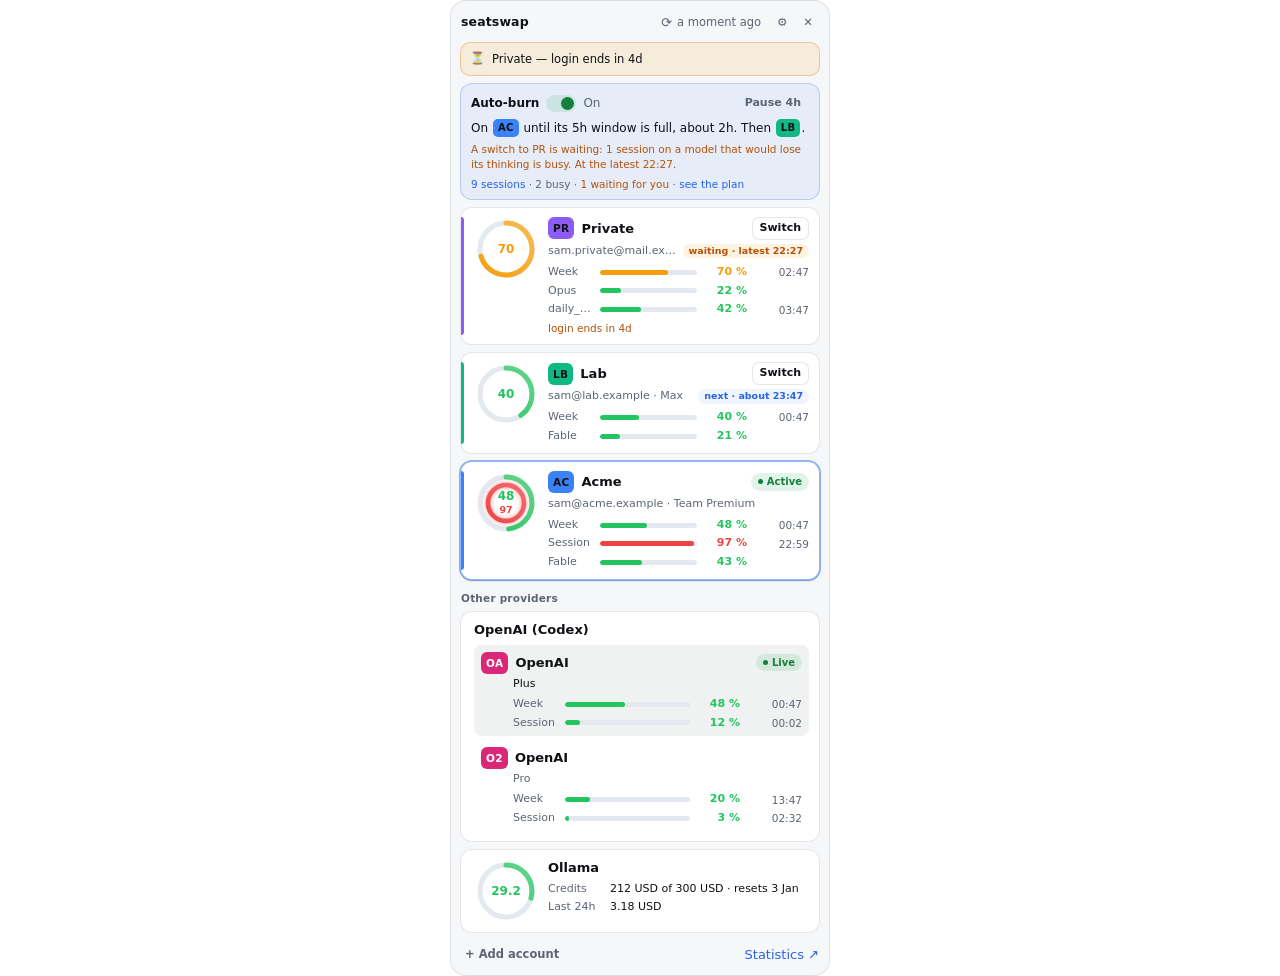
<file: crates/app/ui/index.html>
<!doctype html>
<html lang="en" data-theme="dark">
<head>
  <meta charset="utf-8">
  <meta name="viewport" content="width=device-width, initial-scale=1">
  <title>seatswap</title>
  <link rel="stylesheet" href="panel.css">
</head>
<body>
  <div class="panel" id="panel">
    <header class="panel-header">
      <span class="title">seatswap</span>
      <button class="icon-btn refresh-btn" id="refresh-btn" type="button" title="Refresh usage now">
        <span class="refresh-glyph" aria-hidden="true">&#x27F3;</span>
        <span class="poll-age" id="poll-age">never</span>
      </button>
      <button class="icon-btn" id="settings-btn" type="button" title="Settings" aria-label="Settings">
        <span aria-hidden="true">&#x2699;</span>
      </button>
      <button class="icon-btn" id="close-btn" type="button" title="Close (Esc)" aria-label="Close">
        <span aria-hidden="true">&#x2715;</span>
      </button>
    </header>

    <main id="view-main" class="view-main">
      <div class="banners" id="banners"></div>
      <div class="cards" id="cards" role="list"></div>
      <section class="providers" id="providers" hidden>
        <div class="providers-heading">Other providers</div>
        <div class="provider-cards" id="provider-cards" role="list"></div>
      </section>
      <footer class="footer">
        <button class="btn ghost add-btn" id="add-btn" type="button">+ Add account</button>
        <button
          class="link footer-statistics"
          id="statistics-btn"
          type="button"
          data-open-target="statistics"
        >
          Statistics <span aria-hidden="true">&#x2197;</span>
        </button>
      </footer>
    </main>

    <section id="view-add" class="view" hidden></section>
  </div>

  <template id="gauge-template">
    <svg class="gauge" viewBox="0 0 64 64" role="img" aria-hidden="true">
      <defs>
        <linearGradient class="grad-session" x1="0" y1="0" x2="1" y2="1">
          <stop class="grad-start" offset="0"></stop>
          <stop class="grad-end" offset="1"></stop>
        </linearGradient>
        <linearGradient class="grad-week" x1="0" y1="0" x2="1" y2="1">
          <stop class="grad-start" offset="0"></stop>
          <stop class="grad-end" offset="1"></stop>
        </linearGradient>
      </defs>
      <circle class="ring-track ring-outer" cx="32" cy="32" r="26"></circle>
      <circle class="ring-arc ring-outer" cx="32" cy="32" r="26" transform="rotate(-90 32 32)"></circle>
      <circle class="ring-track ring-inner" cx="32" cy="32" r="18"></circle>
      <circle class="ring-arc ring-inner" cx="32" cy="32" r="18" transform="rotate(-90 32 32)"></circle>
      <text class="gauge-week" x="32" y="29" text-anchor="middle"></text>
      <text class="gauge-session" x="32" y="42" text-anchor="middle"></text>
    </svg>
  </template>

  <script type="module" src="panel.js"></script>
</body>
</html>
</file>
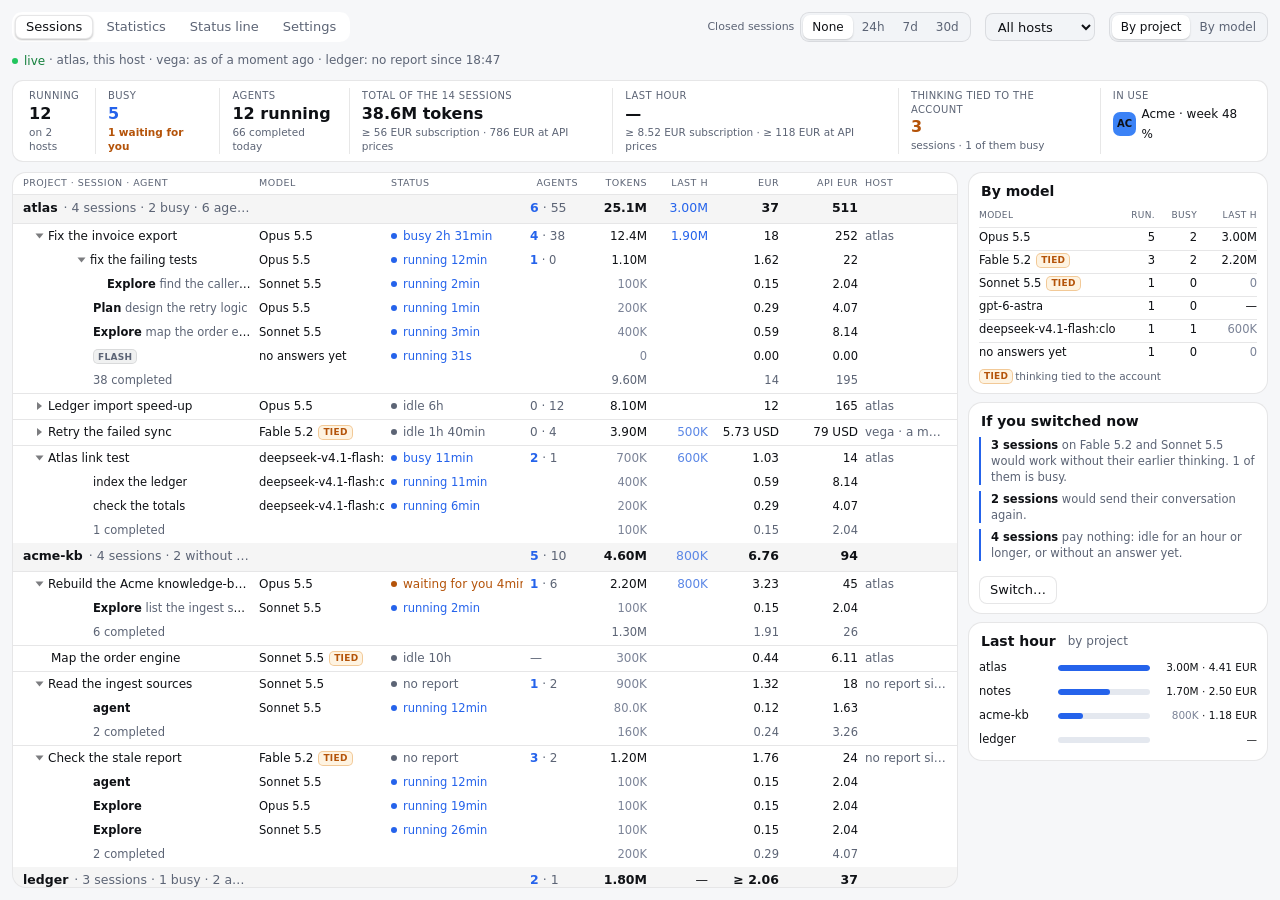
<file: crates/app/ui/window.html>
<!doctype html>
<html lang="en" data-theme="dark">
<head>
  <meta charset="utf-8">
  <meta name="viewport" content="width=device-width, initial-scale=1">
  <title>seatswap</title>
  <link rel="stylesheet" href="window.css">
  <link rel="stylesheet" href="areas/settings.css">
  <link rel="stylesheet" href="areas/sessions.css">
  <link rel="stylesheet" href="areas/statistics.css">
  <link rel="stylesheet" href="areas/statistics/overview.css">
  <link rel="stylesheet" href="areas/statistics/weeks.css">
  <link rel="stylesheet" href="areas/statistics/projects.css">
  <link rel="stylesheet" href="charts.css">
  <link rel="stylesheet" href="areas/statistics/subscriptions.css">
  <link rel="stylesheet" href="areas/statistics/forecast.css">
  <link rel="stylesheet" href="areas/statistics/rhythm.css">
  <link rel="stylesheet" href="areas/statistics/activity.css">
  <link rel="stylesheet" href="areas/statusline.css">
</head>
<body>
  <div class="window" id="window">
    <header class="win-head">
      <div class="tabs topnav" id="area-tabs" role="group" aria-label="Area"></div>
      <div class="win-titles">
        <h1 class="win-title" id="area-title"></h1>
        <p class="win-sub" id="area-sub" hidden></p>
      </div>
    </header>
    <main class="area" id="area"></main>
  </div>

  <script type="module" src="window.js"></script>
</body>
</html>
</file>
<file: crates/app/ui/panel.css>
@import "common.css";

/* seatswap pop-up panel. Plain CSS, no external resources. */


* {
  box-sizing: border-box;
}

[hidden] {
  display: none !important;
}

html,
body {
  margin: 0;
  padding: 0;
  background: transparent;
}

body {
  width: 100%;
  display: flex;
  justify-content: center;
  align-items: flex-start;
  font-family: Inter, system-ui, sans-serif;
  font-size: 13px;
  line-height: 1.35;
  color: var(--text);
  -webkit-font-smoothing: antialiased;
  overflow-x: hidden;
}

body::-webkit-scrollbar {
  width: 0;
  height: 0;
}

button,
input,
select {
  font: inherit;
  color: inherit;
}

button {
  cursor: pointer;
}

code {
  font-family: ui-monospace, SFMono-Regular, Menlo, Consolas, monospace;
  font-size: 0.94em;
  padding: 0.05em 0.28em;
  border-radius: 4px;
  background: var(--hover);
}

.panel {
  width: 380px;
  max-width: 380px;
  /* Never shrink: before the window is first shown its viewport has no width,
     and a shrunk panel measured 2698 px tall (the height fit_panel then used). */
  flex-shrink: 0;
  padding: 9px 9px 7px;
  border: 1px solid var(--border);
  border-radius: var(--radius);
  background: var(--surface);
  overflow: hidden;
}

/* ---------- header ---------- */

.panel-header {
  display: flex;
  align-items: center;
  gap: 4px;
  padding: 1px 1px 7px;
}

.title {
  flex: 1;
  font-size: 12.5px;
  font-weight: 600;
  letter-spacing: 0.01em;
  color: var(--text);
}

.icon-btn {
  appearance: none;
  display: inline-flex;
  align-items: center;
  gap: 5px;
  border: 0;
  border-radius: 7px;
  padding: 4px 6px;
  background: transparent;
  color: var(--muted);
  font-size: 11.5px;
  font-variant-numeric: tabular-nums;
  transition: background 120ms ease, color 120ms ease;
}

.icon-btn:hover {
  background: var(--hover);
  color: var(--text);
}

.icon-btn:focus-visible {
  outline: 2px solid var(--focus);
  outline-offset: 1px;
}

.refresh-glyph {
  display: inline-block;
  font-size: 13px;
  line-height: 1;
}

.refresh-btn.refreshing .refresh-glyph {
  animation: spin 0.9s linear infinite;
}

@keyframes spin {
  to {
    transform: rotate(360deg);
  }
}

/* ---------- generic controls ---------- */

.btn {
  appearance: none;
  display: inline-flex;
  align-items: center;
  justify-content: center;
  gap: 4px;
  border: 1px solid var(--border);
  border-radius: 7px;
  padding: 4px 9px;
  background: var(--button-bg);
  color: var(--text);
  font-size: 11.5px;
  font-weight: 600;
  white-space: nowrap;
  transition: background 120ms ease, border-color 120ms ease, opacity 120ms ease;
}

.btn:hover {
  background: var(--hover);
}

.btn:focus-visible {
  outline: 2px solid var(--focus);
  outline-offset: 1px;
}

.btn:disabled {
  opacity: 0.5;
  cursor: default;
}

.btn.primary {
  border-color: transparent;
  background: var(--text);
  color: var(--surface);
}

.btn.primary:hover {
  opacity: 0.88;
  background: var(--text);
}

.btn.ghost {
  border-color: transparent;
  background: transparent;
  color: var(--muted);
}

.btn.ghost:hover {
  background: var(--hover);
  color: var(--text);
}

.btn.danger {
  border-color: rgba(239, 68, 68, 0.4);
  background: transparent;
  color: var(--danger);
}

.btn.danger:hover {
  background: rgba(239, 68, 68, 0.1);
}

.btn.small {
  padding: 3px 7px;
  font-size: 11px;
}


input[type="text"],
input[type="number"],
select {
  width: 100%;
  min-width: 0;
  padding: 5px 7px;
  border: 1px solid var(--border);
  border-radius: 7px;
  background: var(--input);
  color: var(--text);
  font-size: 12px;
}

input[type="text"]:focus,
input[type="number"]:focus,
select:focus {
  outline: none;
  border-color: var(--focus);
  box-shadow: 0 0 0 2px var(--focus-soft);
}

input::placeholder {
  color: var(--muted);
  opacity: 0.75;
}

input[type="checkbox"] {
  width: 15px;
  height: 15px;
  accent-color: var(--focus);
  margin: 0;
}

/* A switch (auto-burn and the per-account "may use" settings). */
.switch {
  position: relative;
  flex: 0 0 auto;
  width: 30px;
  height: 17px;
  padding: 0;
  border: 1px solid var(--border-strong);
  border-radius: 999px;
  background: var(--track);
  transition: background 120ms ease, border-color 120ms ease;
}

.switch::after {
  content: "";
  position: absolute;
  top: 1px;
  left: 1px;
  width: 13px;
  height: 13px;
  border-radius: 50%;
  background: var(--muted);
  transition: transform 120ms ease, background 120ms ease;
}

.switch[aria-checked="true"] {
  border-color: transparent;
  background: var(--pill-bg);
}

.switch[aria-checked="true"]::after {
  transform: translateX(13px);
  background: var(--pill-text);
}

.switch:focus-visible {
  outline: 2px solid var(--focus);
  outline-offset: 1px;
}

/* ---------- banners ---------- */

.banners {
  display: flex;
  flex-direction: column;
  gap: 6px;
}

.banners:not(:empty) {
  margin-bottom: 7px;
}

.banner-actions {
  display: flex;
  flex-wrap: wrap;
  align-items: center;
  gap: 5px;
}

.banner-actions .btn {
  padding: 3px 8px;
  font-size: 11px;
}

.banner-label {
  display: flex;
  align-items: center;
  gap: 6px;
}

.banner-label input {
  flex: 1;
  min-width: 0;
  padding: 3px 6px;
  font-size: 11.5px;
}

.banner-dismiss {
  flex: 0 0 auto;
  border: 0;
  padding: 0 2px;
  background: transparent;
  color: var(--muted);
  font-size: 13px;
  line-height: 1;
}

.banner-dismiss:hover {
  color: var(--text);
}

/* ---------- auto-burn strip ---------- */

.burn-strip {
  display: flex;
  flex-direction: column;
  gap: 5px;
  margin-bottom: 7px;
  padding: 8px 10px;
  border: 1px solid var(--info-border);
  border-radius: 12px;
  background: var(--info-bg);
}

.burn-row {
  display: flex;
  align-items: center;
  gap: 7px;
  min-width: 0;
}

.burn-title {
  font-size: 12px;
  font-weight: 600;
}

.burn-state {
  color: var(--muted);
  font-size: 12px;
}

.burn-spacer {
  flex: 1;
}

.burn-paused {
  display: inline-flex;
  align-items: center;
  gap: 2px;
  color: var(--muted);
  font-size: 10.5px;
  font-variant-numeric: tabular-nums;
  white-space: nowrap;
}

.burn-line {
  margin: 0;
  font-size: 12px;
  line-height: 1.4;
  overflow-wrap: anywhere;
}

/* The account cards' chip, at the auto-burn line's size (same class). */
.burn-line .badge {
  min-width: 20px;
  height: 18px;
  padding: 0 5px;
  border-radius: 5px;
  font-size: 10px;
  vertical-align: 1px;
  margin: 0 1px;
}

.burn-waiting {
  margin: 0;
  color: var(--warn);
  font-size: 10.5px;
  line-height: 1.4;
  overflow-wrap: anywhere;
}

.burn-sessions {
  color: var(--muted);
  font-size: 10.5px;
  font-variant-numeric: tabular-nums;
  line-height: 1.35;
  overflow-wrap: anywhere;
}

.burn-error {
  margin-top: 1px;
}

/* ---------- account cards ---------- */

.cards {
  display: flex;
  flex-direction: column;
  gap: 7px;
}

.card {
  position: relative;
  display: grid;
  grid-template-columns: var(--ring-size) minmax(0, 1fr);
  column-gap: 10px;
  row-gap: 5px;
  padding: 9px 10px 9px 13px;
  border: 1px solid var(--border);
  border-radius: var(--card-radius);
  background: var(--card);
  align-items: start;
  outline: none;
}

.card::before {
  content: "";
  position: absolute;
  left: 0;
  top: 9px;
  bottom: 9px;
  width: 3px;
  border-radius: 0 3px 3px 0;
  background: var(--accent, var(--muted));
}

.card.active {
  background: var(--card-raised);
  border-color: var(--accent-border, var(--border-strong));
  box-shadow: 0 1px 2px rgba(0, 0, 0, 0.18), 0 0 0 1px var(--accent-border, transparent);
}

.card.focused {
  box-shadow: 0 0 0 2px var(--focus);
}

.card.clickable {
  cursor: default;
}

.card-main {
  min-width: 0;
  display: flex;
  flex-direction: column;
  gap: 4px;
}

.card-top {
  display: flex;
  align-items: center;
  gap: 7px;
  min-width: 0;
}

.badge {
  flex: 0 0 auto;
  min-width: 25px;
  height: 22px;
  padding: 0 5px;
  border: 0;
  border-radius: 6px;
  font-family: Inter, system-ui, sans-serif;
  font-size: 10.5px;
  font-weight: 700;
  letter-spacing: 0.03em;
  line-height: 1;
  display: inline-flex;
  align-items: center;
  justify-content: center;
}

.badge:hover {
  filter: brightness(1.08);
}

.badge:focus-visible {
  outline: 2px solid var(--focus);
  outline-offset: 1px;
}

.edit-btn {
  flex: 0 0 auto;
  padding: 2px 4px;
  font-size: 12px;
  opacity: 0;
}

/* Shown while the pointer is on the card or the card has the keyboard focus. */
.card:hover .edit-btn,
.card.focused .edit-btn,
.edit-btn:focus-visible {
  opacity: 1;
}

.card-label {
  min-width: 0;
  font-size: 13px;
  font-weight: 600;
  white-space: nowrap;
  overflow: hidden;
  text-overflow: ellipsis;
}

.card-status {
  margin-left: auto;
  flex: 0 0 auto;
  display: flex;
  align-items: center;
  gap: 5px;
}

.pill {
  display: inline-flex;
  align-items: center;
  gap: 4px;
  padding: 2px 7px;
  border-radius: 999px;
  background: var(--pill-bg);
  color: var(--pill-text);
  font-size: 10px;
  font-weight: 600;
  white-space: nowrap;
}

.pill::before {
  content: "";
  width: 5px;
  height: 5px;
  border-radius: 50%;
  background: currentColor;
}

.card-meta-row {
  display: flex;
  align-items: center;
  gap: 6px;
  min-width: 0;
}

.card-meta {
  flex: 1;
  min-width: 0;
  color: var(--muted);
  font-size: 11px;
  white-space: nowrap;
  overflow: hidden;
  text-overflow: ellipsis;
}

.card-tag {
  flex: 0 0 auto;
  padding: 1px 6px;
  border-radius: 999px;
  font-size: 9.5px;
  font-weight: 600;
  font-variant-numeric: tabular-nums;
  line-height: 1.3;
  white-space: nowrap;
}

.card-tag.next {
  background: var(--info-bg);
  color: var(--focus);
}

.card-tag.waiting {
  background: var(--warn-bg);
  color: var(--warn);
}

.card-tag.error {
  background: var(--error-bg);
  color: var(--danger);
}

.usage-rows {
  display: flex;
  flex-direction: column;
  gap: 4px;
  margin-top: 2px;
}

.usage-row {
  display: grid;
  grid-template-columns: 46px minmax(0, 1fr) 44px 56px;
  align-items: center;
  column-gap: 6px;
  font-size: 11px;
}

.usage-name {
  color: var(--muted);
  white-space: nowrap;
  overflow: hidden;
  text-overflow: ellipsis;
}

.usage-track {
  height: 5px;
  border-radius: 999px;
  background: var(--track);
  overflow: hidden;
}

.usage-fill {
  display: block;
  height: 100%;
  border-radius: inherit;
  transition: width 400ms var(--ease-out);
}

.usage-percent {
  display: inline-flex;
  align-items: baseline;
  justify-content: flex-end;
  gap: 2px;
  font-variant-numeric: tabular-nums;
  font-weight: 600;
  white-space: nowrap;
}

.usage-percent .lock {
  font-size: 9px;
  line-height: 1;
}

.reset-time {
  color: var(--muted);
  font-size: 10.5px;
  font-variant-numeric: tabular-nums;
  text-align: right;
  white-space: nowrap;
}

.card-note {
  color: var(--muted);
  font-size: 10.5px;
  line-height: 1.35;
  overflow-wrap: anywhere;
}

.card-note.error {
  color: var(--danger);
}

.login-ends {
  color: var(--warn);
  font-size: 10.5px;
  font-variant-numeric: tabular-nums;
}

.logged-out {
  display: flex;
  flex-direction: column;
  gap: 3px;
  padding: 5px 7px;
  border-radius: 8px;
  background: var(--error-bg);
  border: 1px solid var(--error-border);
}

.logged-out-title {
  color: var(--danger);
  font-size: 11px;
  font-weight: 600;
}

.logged-out ol {
  margin: 0;
  padding-left: 16px;
  color: var(--muted);
  font-size: 10.5px;
  line-height: 1.4;
}

.logged-out code {
  color: var(--text);
}

/* ---------- other provider cards ---------- */

.providers {
  margin-top: 11px;
}

.providers-heading {
  margin: 0 0 6px 1px;
  color: var(--muted);
  font-size: 10.5px;
  font-weight: 600;
  letter-spacing: 0.02em;
}

.provider-cards {
  display: flex;
  flex-direction: column;
  gap: 7px;
}

/* A provider card has no accent bar. */
.provider-card::before {
  display: none;
}

/* A card without a ring (Ollama credits without the monthly limit) uses the
   full width for its text. */
.provider-card.no-gauge {
  grid-template-columns: minmax(0, 1fr);
}

/* The saved Codex logins on the OpenAI card (R8): one row per login, the
   abbreviation chip, the plan, that login's own bars and a "Live" mark. */
.codex-logins {
  display: flex;
  flex-direction: column;
  gap: 4px;
  margin-top: 2px;
}

.codex-login {
  display: flex;
  flex-direction: column;
  gap: 3px;
  padding: 5px 6px;
  border: 1px solid transparent;
  border-radius: 8px;
}

.codex-login.switchable {
  cursor: pointer;
}

.codex-login.switchable:hover {
  background: var(--hover);
}

.codex-login.switchable:focus-visible {
  outline: 2px solid var(--focus);
  outline-offset: 1px;
}

.codex-login.live {
  background: var(--hover);
}

.codex-login.failed {
  border-color: var(--error-border);
  background: var(--error-bg);
}

.codex-login.pending {
  opacity: 0.6;
  cursor: progress;
}

.codex-login-badge {
  margin-top: 1px;
}

.codex-login-body {
  display: flex;
  flex-direction: column;
  gap: 3px;
  min-width: 0;
  padding-left: 32px;
}

.codex-login-plan {
  font-size: 11px;
  color: var(--muted);
}

.codex-login.live .codex-login-plan {
  color: var(--text);
}

/* The worker's note after a Codex switch, under the OpenAI card. */
.codex-note {
  padding: 5px 7px;
  border-radius: 8px;
  background: var(--info-bg);
  color: var(--muted);
  font-size: 10.5px;
  line-height: 1.35;
  overflow-wrap: anywhere;
}

/* A failed poll keeps the last numbers, greyed. */
.provider-card.stale .gauge,
.provider-card.stale .usage-rows,
.provider-card.stale .provider-rows {
  opacity: 0.55;
  filter: grayscale(1);
}

.provider-rows {
  display: flex;
  flex-direction: column;
  gap: 3px;
  margin-top: 2px;
}

.provider-row {
  display: grid;
  grid-template-columns: 56px minmax(0, 1fr);
  column-gap: 6px;
  align-items: baseline;
  font-size: 11px;
}

.provider-row-name {
  color: var(--muted);
  white-space: nowrap;
  overflow: hidden;
  text-overflow: ellipsis;
}

.provider-row-value {
  min-width: 0;
  font-variant-numeric: tabular-nums;
  overflow-wrap: anywhere;
}

/* A reading that failed stays a row, in the muted grey of a missing value. */
.provider-row-value.not-read {
  color: var(--muted);
}

/* ---------- gauge ---------- */

.gauge {
  width: var(--ring-size);
  height: var(--ring-size);
  display: block;
  overflow: visible;
}

.gauge.switchable {
  cursor: pointer;
  transition: transform 120ms ease;
}

.gauge.switchable:hover {
  transform: scale(1.06);
}

.ring-track {
  fill: none;
  stroke: var(--track);
}

.ring-outer {
  stroke-width: 5;
}

.ring-inner {
  stroke-width: 4.5;
}

.ring-arc {
  fill: none;
  stroke-linecap: round;
}

.ring-arc.glow {
  filter: drop-shadow(0 0 2.5px rgba(239, 68, 68, 0.55));
}

.gauge-week {
  font-family: Inter, system-ui, sans-serif;
  font-size: 12px;
  font-weight: 600;
  font-variant-numeric: tabular-nums;
  fill: var(--text);
}

.gauge-session {
  font-family: Inter, system-ui, sans-serif;
  font-size: 9.5px;
  font-weight: 600;
  font-variant-numeric: tabular-nums;
  fill: var(--muted);
}

text.lv-fine {
  fill: #22c55e;
}

text.lv-close {
  fill: #f59e0b;
}

text.lv-critical,
text.lv-locked {
  fill: #ef4444;
}

.lv-fine {
  color: #22c55e;
}

.lv-close {
  color: #f59e0b;
}

.lv-critical,
.lv-locked {
  color: #ef4444;
}

.field {
  display: flex;
  flex-direction: column;
  gap: 3px;
  min-width: 0;
}

.field.grow {
  flex: 1;
  min-width: 130px;
}

.field-label {
  font-size: 10px;
  font-weight: 600;
  letter-spacing: 0.05em;
  text-transform: uppercase;
  color: var(--muted);
}

.inline-error {
  color: var(--danger);
  font-size: 10.5px;
  line-height: 1.35;
  overflow-wrap: anywhere;
}

.inline-ok {
  color: var(--pill-text);
  font-size: 10.5px;
}

/* ---------- add / settings views ---------- */

.view {
  display: flex;
  flex-direction: column;
  gap: 8px;
}

.view-head {
  display: flex;
  align-items: center;
  gap: 6px;
}

.view-heading {
  flex: 1;
  font-size: 12px;
  font-weight: 600;
}

.steps {
  margin: 0;
  padding-left: 18px;
  display: flex;
  flex-direction: column;
  gap: 9px;
  font-size: 11.5px;
}

.steps li::marker {
  color: var(--muted);
  font-weight: 600;
}

.step-title {
  font-weight: 600;
  margin-bottom: 2px;
}

.step-body {
  color: var(--muted);
  line-height: 1.45;
  overflow-wrap: anywhere;
}

.step-body strong {
  color: var(--text);
  font-weight: 600;
}

.inline-form {
  display: flex;
  flex-direction: column;
  gap: 5px;
  margin-top: 6px;
}

.settings-actions {
  display: flex;
  align-items: center;
  gap: 7px;
  margin-top: 2px;
}

.footer {
  display: flex;
  align-items: center;
  gap: 8px;
  margin-top: 8px;
  padding: 1px;
}

.footer-sessions {
  flex: 1;
  min-width: 0;
  color: var(--muted);
  font-size: 10.5px;
  font-variant-numeric: tabular-nums;
  line-height: 1.35;
  overflow-wrap: anywhere;
}

.footer-waiting {
  color: var(--warn);
  font-weight: 600;
}

button.link.footer-waiting {
  color: var(--warn);
}

.footer-statistics {
  flex: 0 0 auto;
  margin-left: auto;
  font-size: 10.5px;
}

.footer-warning {
  flex: 0 0 auto;
  color: var(--warn);
  font-size: 10.5px;
  line-height: 1;
}

.add-btn {
  padding-left: 3px;
  font-weight: 600;
}

@media (prefers-reduced-motion: reduce) {
  *,
  *::before,
  *::after {
    animation: none !important;
    transition: none !important;
  }
}
</file>
<file: crates/app/ui/window.css>
@import "common.css";

/* seatswap large window (spec §3). Plain CSS, no external resources.
   Colours come from common.css; the fonts are the pop-up's (panel.css). */

* {
  box-sizing: border-box;
}

[hidden] {
  display: none !important;
}

html,
body {
  margin: 0;
  padding: 0;
}

body {
  min-height: 100vh;
  background: var(--surface);
  color: var(--text);
  font-family: Inter, system-ui, sans-serif;
  font-size: 13px;
  line-height: 1.35;
  -webkit-font-smoothing: antialiased;
  overflow: hidden;
}

button,
input,
select {
  font: inherit;
  color: inherit;
}

button {
  cursor: pointer;
}

code,
.mono {
  font-family: ui-monospace, SFMono-Regular, Menlo, Consolas, monospace;
  font-size: 0.94em;
}

.window {
  display: flex;
  flex-direction: column;
  gap: 10px;
  height: 100vh;
  min-height: 0;
  padding: 12px;
}

/* The mock-up's head: the area tabs top left, then the area's title and its
   sub-line (spec §3; the generator's `nav()` and `settings()`). Settings has
   no title: its sub-line sits directly under the tabs (decision 26). */
.win-head {
  display: flex;
  flex-direction: column;
  gap: 8px;
  flex-shrink: 0;
}

/* The Sessions page has no second title row in mock-up 2: its choices sit on
   the area tabs' row at the right, and its live line follows under the tabs. */
.win-head.sess-mode {
  flex-direction: row;
  align-items: flex-start;
  gap: 12px;
}

.win-head.sess-mode .win-titles {
  display: none;
}

.win-head.sess-mode .sess-controls {
  margin-left: auto;
}

.tabs {
  display: inline-flex;
  align-items: center;
  gap: 2px;
  height: 32px;
  padding: 3px;
  border-radius: 10px;
  background: var(--button-bg);
  align-self: flex-start;
}

.topnav {
  height: 30px;
}

.tab {
  display: inline-flex;
  align-items: center;
  gap: 6px;
  height: 26px;
  padding: 0 10px;
  border: 1px solid transparent;
  border-radius: 7px;
  background: none;
  color: var(--muted);
  font-size: 13px;
  font-weight: 500;
  white-space: nowrap;
}

.topnav .tab {
  height: 24px;
}

.tab:hover {
  color: var(--text);
}

.tab.ison {
  background: var(--card-raised);
  border-color: var(--border);
  color: var(--text);
  box-shadow: 0 1px 2px rgba(0, 0, 0, 0.25);
}

.win-titles {
  display: flex;
  flex-direction: column;
  gap: 2px;
  min-width: 0;
}

.win-title {
  margin: 0;
  font-size: 18px;
  line-height: 28px;
  font-weight: 600;
  white-space: nowrap;
}

.win-sub {
  margin: 0;
  font-size: 13px;
  line-height: 18px;
  color: var(--muted);
}

.area {
  flex: 1;
  min-height: 0;
  min-width: 0;
  overflow: auto;
  font-size: 13px;
  line-height: 1.35;
}

.area-message {
  margin: 0;
  padding: 12px;
  color: var(--muted);
}

.area-message.error {
  color: var(--danger);
}

/* The snapshot's error, shown above the area with the pop-up's banner (the
   markup comes from common.js `banner`). */
.area-banner {
  flex-shrink: 0;
}

.area-banner .banner {
  --banner-pad: 9px 11px;
  --banner-size: 12px;
}

/* The mock-up's dense rows and cards (page-build/mock_other.py), with the
   pop-up's tokens. Later areas use these class names. */
.row {
  display: flex;
  align-items: center;
  gap: 8px;
  min-width: 0;
}

.col {
  display: flex;
  flex-direction: column;
  min-width: 0;
  min-height: 0;
}

.sp {
  flex: 1;
}

.g {
  display: grid;
  gap: 12px;
  min-height: 0;
  min-width: 0;
}

.mf {
  color: var(--muted);
}

.x11 {
  font-size: 11px;
  line-height: 14px;
}

.x13 {
  font-size: 13px;
  line-height: 18px;
}

.n {
  text-align: right;
  font-variant-numeric: tabular-nums;
}

.hcard {
  display: flex;
  flex-direction: column;
  min-width: 0;
  min-height: 0;
  overflow: hidden;
  background: var(--card);
  border: 1px solid var(--border);
  border-radius: 14px;
}

.ch {
  display: flex;
  align-items: center;
  gap: 12px;
  padding: 8px 12px 6px;
  flex-shrink: 0;
}

.ch .t {
  font-size: 14px;
  line-height: 20px;
  font-weight: 600;
  white-space: nowrap;
}

.ch .s {
  font-size: 12px;
  line-height: 16px;
  color: var(--muted);
}

.sh {
  display: flex;
  align-items: flex-end;
  gap: 8px;
  flex-shrink: 0;
  height: 28px;
  padding: 0 12px 4px;
  font-size: 10px;
  letter-spacing: 0.05em;
  text-transform: uppercase;
  color: var(--muted);
  white-space: nowrap;
}

.set {
  display: grid;
  grid-template-columns: 180px minmax(0, 1fr);
  column-gap: 12px;
  align-items: center;
  min-height: 28px;
  padding: 0 12px;
  border-top: 1px solid var(--border);
  font-size: 12px;
}

.set > :first-child {
  overflow: hidden;
  font-weight: 500;
  text-overflow: ellipsis;
  white-space: nowrap;
}

/* A row's control and note share the one content column and wrap: the note
   drops under a control that does not fit beside it, and its own words wrap
   inside the column, so no text is drawn over another (review finding 14). */
.set > :last-child {
  display: flex;
  flex-wrap: wrap;
  align-items: center;
  gap: 8px;
  min-width: 0;
  white-space: normal;
}

/* A narrow Settings window leaves too little beside its 250 px label column
   for a field or a line of note; areas/settings.css then puts the label on the
   row's first line and the control on the second (finding 14, decision 29). */

.lr {
  display: grid;
  column-gap: 12px;
  align-items: center;
  flex-shrink: 0;
  height: 28px;
  padding: 0 12px;
  border-top: 1px solid var(--border);
  font-size: 12px;
}

.lr > * {
  min-width: 0;
  overflow: hidden;
  text-overflow: ellipsis;
  white-space: nowrap;
}

/* A field's focus frame is drawn outside its box. The two cells that clip
   their text to an ellipsis (a table row's cell and a setting's label cell)
   would cut its top and bottom off; while a field inside one has the focus,
   the cell shows its whole frame instead (items 10/28). */
.lr > :focus-within,
.set > :first-child:focus-within {
  overflow: visible;
}

.lr.hd {
  height: 22px;
  border-top: 0;
  font-size: 10px;
  letter-spacing: 0.05em;
  text-transform: uppercase;
  color: var(--muted);
}

.lr.tall {
  height: 36px;
}

.snav {
  display: flex;
  flex-direction: column;
  gap: 2px;
  padding: 8px;
}

.snb {
  display: flex;
  align-items: center;
  height: 30px;
  padding: 0 10px;
  border: 0;
  border-radius: 7px;
  background: none;
  color: var(--muted);
  font-size: 13px;
  font-weight: 500;
  text-align: left;
}

.snb:hover {
  background: var(--hover);
}

.snb.ison {
  background: var(--info-bg);
  color: var(--text);
  box-shadow: inset 2px 0 0 var(--focus);
}

.note {
  padding: 10px 12px;
  color: var(--muted);
  font-size: 12px;
  line-height: 18px;
}

.hbtn {
  display: inline-flex;
  align-items: center;
  gap: 6px;
  height: 28px;
  padding: 0 10px;
  border: 1px solid var(--border);
  border-radius: 8px;
  background: var(--button-bg);
  color: var(--text);
  font-size: 13px;
  font-weight: 500;
  white-space: nowrap;
}

.hbtn:hover {
  background: var(--hover);
}

.hbtn.pri {
  border-color: transparent;
  background: var(--focus);
  color: #ffffff;
}

.hbtn.xs {
  height: 24px;
  padding: 0 8px;
  border-radius: 7px;
  font-size: 12px;
}

.sw {
  display: inline-flex;
  align-items: center;
  gap: 6px;
  white-space: nowrap;
  min-width: 0;
}

.sw::before {
  content: "";
  flex-shrink: 0;
  width: 6px;
  height: 6px;
  border-radius: 50%;
  background: var(--muted);
}

.sw.ok::before {
  background: #22c55e;
}

.sw.ok {
  color: var(--pill-text);
}

.sw.pri::before {
  background: var(--focus);
}

.sw.pri {
  color: var(--focus);
}

.sw.warn::before {
  background: var(--warn);
}

.sw.warn {
  color: var(--warn);
}

.sw.bad::before {
  background: var(--danger);
}

/* In the Sessions tree a status is grey, except busy/running (blue), waiting
   (warn) and a finished agent (ok). */
.sess-row .sw {
  color: var(--muted);
}

.sess-row .sw.pri {
  color: var(--focus);
}

.sess-row .sw.warn {
  color: var(--warn);
}

.sess-row .sw.ok {
  color: var(--pill-text);
}

/* A session's name is Claude Code's own title when it has one; a long title is
   cut here and its whole text is the hover text (common.js `sessionName`). */
.session-title {
  flex: 1 1 auto;
  min-width: 0;
  overflow: hidden;
  text-overflow: ellipsis;
  white-space: nowrap;
}
</file>
<file: crates/app/ui/areas/settings.css>
/* The Settings area: groups, controls, money, history and hosts (ui/areas/settings.js). */
/* ---------- the Settings area (spec §3.7) ---------- */

.settings-area {
  grid-template-columns: 220px minmax(0, 1fr);
  align-items: start;
  height: 100%;
}

/* The Settings page scrolls only its content pane: the group menu on the
   left stays where it is (item 27). settings.js puts this class on the area
   while the page is shown. */
.area.settings-fixed {
  overflow: hidden;
}

.settings-col {
  min-height: 0;
  height: 100%;
}

.settings-card {
  min-height: 0;
  height: 100%;
}

.settings-body {
  display: flex;
  flex-direction: column;
  min-height: 0;
  padding-bottom: 8px;
  overflow-y: auto;
  flex: 1 1 auto;
}

/* The body scrolls; its blocks keep their full height. A `.col` block (the
   money rows, the agent calls, the history hosts) has `min-height: 0`, so
   without this the column squeezed it and its last lines ran over the next
   section (seen 18 Nov 2026: the API prices error over "Look"). */
.settings-body > * {
  flex-shrink: 0;
}

/* One setting row and the error text under it; the rows keep the mock-up's
   dense 28 px height. */
.set-row {
  border-top: 1px solid var(--border);
}

.set-row .set {
  border-top: 0;
}

.settings-body .set {
  grid-template-columns: 250px minmax(0, 1fr);
}

/* Below this width the 250 px label column leaves too little for a field or a
   line of note: the label takes the row's first line and the control the
   second, one rule for every row (finding 14, decision 29). */
@media (max-width: 1100px) {
  .settings-body .set {
    grid-template-columns: minmax(0, 1fr);
    row-gap: 2px;
    padding-top: 4px;
    padding-bottom: 4px;
  }
}

.set-row .row-error {
  padding: 0 12px 6px;
  color: var(--danger);
  font-size: 12px;
  line-height: 16px;
  white-space: normal;
}

.cfoot {
  display: flex;
  align-items: center;
  gap: 8px;
  padding: 8px 12px;
  border-top: 1px solid var(--border);
  color: var(--muted);
  font-size: 12px;
}

.note b {
  color: var(--text);
  font-weight: 600;
}

.settings-body .ok {
  color: #22c55e;
}

.settings-body .note {
  margin: 8px 12px 2px;
  padding: 9px 11px;
  border: 1px solid var(--warn-border);
  border-radius: 9px;
  background: var(--warn-bg);
}

.settings-card .calls {
  min-height: 0;
}

.settings-card .calls .lr:first-child {
  border-top: 1px solid var(--border);
}

/* ---------- the Accounts group ---------- */

.acc-grid {
  grid-template-columns: 62px 128px minmax(0, 1fr) 60px 178px 132px 138px 70px;
}

.acc-wrap {
  border-top: 1px solid var(--border);
}

.acc-wrap .lr {
  border-top: 0;
  height: 40px;
}

.acc-wrap.selected {
  background: var(--hover);
}

.acc-chip {
  display: inline-flex;
  align-items: center;
  justify-content: center;
  gap: 3px;
  width: 40px;
  height: 30px;
  padding: 0;
  border: 1px solid transparent;
  border-radius: 9px;
  font-size: 13px;
  font-weight: 700;
  letter-spacing: 0.02em;
}

.acc-chip i {
  font-style: normal;
  font-size: 9px;
  opacity: 0.6;
}

.acc-chip:hover {
  border-color: var(--border-strong);
}

.acc-chip.open {
  outline: 2px solid var(--focus);
  outline-offset: 1px;
}

.acc-text {
  color: var(--muted);
}

.acc-label {
  width: 100%;
}

.price-cell {
  display: flex;
  flex-direction: row;
  align-items: center;
  gap: 6px;
  min-width: 0;
  overflow: hidden;
  white-space: nowrap;
}

.acc-price {
  width: 70px;
  min-width: 70px;
  flex: 0 0 70px;
  font-variant-numeric: tabular-nums;
}

.currency-hint {
  color: var(--muted);
  white-space: nowrap;
}

.acc-switch {
  display: flex;
  align-items: center;
}

.acc-add {
  height: 34px;
  border-top: 1px solid var(--border);
  color: var(--muted);
}

.acc-wrap .row-error {
  padding: 0 12px 6px 74px;
  color: var(--danger);
  font-size: 12px;
  line-height: 16px;
  white-space: normal;
}

.acc-editor {
  display: flex;
  flex-direction: column;
  gap: 8px;
  margin: 0 12px 9px 74px;
  padding: 10px 12px;
  border: 1px solid var(--border);
  border-radius: 10px;
  background: var(--surface);
}

.acc-editor .editor-row {
  display: flex;
  align-items: flex-start;
  gap: 18px;
  flex-wrap: wrap;
}

.acc-editor .editor-actions {
  display: flex;
  justify-content: flex-end;
  gap: 8px;
}

.acc-editor .confirm {
  margin: 0;
}

.acc-editor .field {
  display: flex;
  flex-direction: column;
  gap: 5px;
}

.acc-editor .field-label {
  color: var(--muted);
  font-size: 10px;
  font-weight: 600;
  letter-spacing: 0.05em;
  text-transform: uppercase;
}

.abbr-boxes {
  display: flex;
  gap: 4px;
}

.abbr-box {
  width: 27px;
  min-width: 27px;
  padding: 4px 0;
  text-align: center;
  font-weight: 700;
  text-transform: uppercase;
}

.color-line {
  display: flex;
  align-items: center;
  gap: 8px;
  flex-wrap: wrap;
}

.hex-input {
  width: 84px;
  min-width: 84px;
  font-variant-numeric: tabular-nums;
  text-transform: lowercase;
}

.swatches {
  display: flex;
  flex-wrap: wrap;
  gap: 5px;
}

.swatch {
  width: 17px;
  height: 17px;
  padding: 0;
  border: 1px solid rgba(0, 0, 0, 0.18);
  border-radius: 5px;
}

.swatch.selected {
  box-shadow: 0 0 0 2px var(--surface), 0 0 0 3px var(--text);
}

.swatch:focus-visible {
  outline: 2px solid var(--focus);
  outline-offset: 1px;
}

.previews {
  display: flex;
  align-items: flex-end;
  gap: 10px;
  padding: 2px 0;
}

.preview-cell {
  display: flex;
  flex-direction: column;
  align-items: center;
  gap: 3px;
}

.preview-cell canvas {
  display: block;
  image-rendering: pixelated;
}

.preview-size {
  color: var(--muted);
  font-size: 9px;
  font-variant-numeric: tabular-nums;
}

.confirm {
  display: flex;
  flex-direction: column;
  gap: 6px;
  margin: 0 12px 9px;
  padding: 8px 10px;
  border: 1px solid var(--danger);
  border-radius: 9px;
}

.confirm-text {
  font-size: 12px;
  line-height: 1.4;
  overflow-wrap: anywhere;
}

.confirm-actions {
  display: flex;
  gap: 6px;
}

.hbtn.danger {
  border-color: var(--danger);
  color: var(--danger);
}

.hbtn.ghost {
  border-color: transparent;
  background: transparent;
  color: var(--muted);
}

/* ---------- the Projects group (spec §3.6) ---------- */

.proj-grid {
  grid-template-columns: 150px 290px minmax(0, 1fr) 64px 64px 148px;
}

.proj-wrap {
  border-top: 1px solid var(--border);
}

.proj-wrap .lr {
  border-top: 0;
}

/* An organization heading: its name, accounts and origin, the organizations
   merged into it, its sums and its "Merge into…" menu. The heading is dimmed
   when it is empty (its projects were moved away). */
.org-wrap {
  border-top: 1px solid var(--border);
}

.org-wrap .lr {
  border-top: 0;
}

.lr.ogh {
  height: auto;
  min-height: 38px;
  background: var(--hover);
}

.lr.ogh.empty {
  opacity: 0.75;
}

.lr.ogh .ogl {
  flex-wrap: wrap;
  row-gap: 2px;
  white-space: normal;
  line-height: 16px;
}

.ogl {
  grid-column: span 2;
}

.org-source,
.org-empty,
.org-merged {
  font-size: 12px;
}

.org-merged b,
.org-empty b {
  color: var(--text);
  font-weight: 600;
}

.org-merged .lnk {
  padding: 0;
  border: 0;
  background: none;
  color: var(--focus);
  font: inherit;
  text-decoration: underline;
  cursor: pointer;
}

.org-wrap .row-error {
  padding: 0 12px 6px;
  color: var(--danger);
  font-size: 12px;
  line-height: 16px;
  white-space: normal;
}

.proj-wrap .row-error {
  padding: 0 12px 6px;
  color: var(--danger);
  font-size: 12px;
  line-height: 16px;
  white-space: normal;
}

.proj-name {
  width: 100%;
  font-weight: 600;
}

.proj-org {
  display: flex;
  align-items: center;
  gap: 6px;
  min-width: 0;
}

.proj-org > select {
  flex: 1 1 auto;
  min-width: 0;
}

.proj-new-org {
  display: inline-flex;
  align-items: center;
  gap: 4px;
  min-width: 0;
}

.proj-new-input {
  width: 110px;
  min-width: 0;
}

.proj-joined {
  display: flex;
  align-items: center;
  gap: 4px;
  height: 24px;
  padding: 0 12px;
  color: var(--muted);
  font-size: 12px;
  white-space: nowrap;
  overflow: hidden;
}

.proj-join {
  display: flex;
  flex: 1 1 100%;
  flex-wrap: wrap;
  align-items: center;
  gap: 6px;
  min-width: 0;
}

/* The join line is one control among the others: the generic row rule in
   window.css wraps it, so it needs no rule of its own (item 29, finding 14). */

.proj-join select.inp {
  max-width: 200px;
}

.org-actions {
  display: inline-flex;
  align-items: center;
  gap: 8px;
  min-width: 0;
}

.org-add {
  display: inline-flex;
  align-items: center;
  gap: 6px;
  min-width: 0;
}

.org-add-name {
  width: 220px;
  min-width: 0;
}

.org-confirm {
  margin-left: 12px;
}

.org-chips {
  display: inline-flex;
  align-items: center;
  gap: 4px;
}

.acc-chip.org-chip {
  width: 30px;
  min-width: 30px;
  height: 22px;
  border-radius: 7px;
  font-size: 11px;
}

.org-name {
  width: 100%;
  max-width: 220px;
}

.acc-grid select.inp {
  width: 100%;
}

/* ---------- the settings controls ---------- */

.inp {
  height: 28px;
  min-width: 0;
  padding: 0 8px;
  border: 1px solid var(--border-strong);
  border-radius: 7px;
  background: var(--input);
  color: var(--text);
  font: inherit;
  font-size: 12px;
}

.inp:focus-visible {
  outline: 2px solid var(--focus);
  outline-offset: 1px;
}

select.inp {
  padding-right: 4px;
}

.inp.tall {
  height: 26px;
}

.number-control {
  display: inline-flex;
  align-items: center;
  gap: 6px;
}

.number-control .inp {
  width: 82px;
  text-align: right;
  font-variant-numeric: tabular-nums;
}

/* The Settings groups use the mock-up's `.sws`: a 28×16 track, a knob and the
   On/Off word beside it. The pop-up keeps its own `.switch` in panel.css. */
.sws {
  position: relative;
  flex: 0 0 auto;
  width: 28px;
  height: 16px;
  padding: 0;
  border: 0;
  border-radius: 999px;
  background: var(--track);
  cursor: pointer;
  transition: background 120ms ease;
}

.sws::after {
  content: "";
  position: absolute;
  top: 2px;
  left: 2px;
  width: 12px;
  height: 12px;
  border-radius: 50%;
  background: var(--surface);
  transition: left 120ms ease;
}

.sws.ison {
  background: var(--focus);
}

.sws.ison::after {
  left: 14px;
}

.sws:focus-visible {
  outline: 2px solid var(--focus);
  outline-offset: 1px;
}

.sws:disabled {
  cursor: default;
}

.sws-line {
  display: inline-flex;
  align-items: center;
  gap: 8px;
}

.sws-word {
  width: 22px;
  font-size: 13px;
  line-height: 18px;
}

/* The note rows are flex containers; the separator keeps the spaces the
   mock-up writes around its "·" (`checked 09:00 · last change 9 Nov`). */
.middot-sep {
  white-space: pre;
}

button.link {
  font-size: 12px;
}

/* ---------- the General group's Money section (spec §1.4, §1.4.1) ---------- */

.money-currency,
.money-prices-head {
  display: inline-flex;
  align-items: center;
  gap: 8px;
  min-width: 0;
}

.money-other {
  display: inline-flex;
}

.money-other-input {
  width: 72px;
  text-transform: uppercase;
}

.money-rate {
  font-weight: 600;
  font-variant-numeric: tabular-nums;
}

.money-api-note {
  display: inline-flex;
  align-items: center;
  flex-wrap: wrap;
  gap: 0;
  white-space: normal;
}

.price-list {
  display: flex;
  flex-direction: column;
  padding: 0 0 6px;
}

.price-grid {
  grid-template-columns: minmax(170px, 1fr) 74px 74px 86px 86px minmax(110px, auto);
}

.price-value {
  display: flex;
  justify-content: flex-end;
  min-width: 0;
  font-variant-numeric: tabular-nums;
}

.price-marks {
  display: flex;
  align-items: center;
  justify-content: flex-end;
  gap: 6px;
}

.price-list-error {
  padding: 2px 12px 6px;
  color: var(--danger);
  font-size: 12px;
  line-height: 16px;
  white-space: normal;
}

.price-list-note {
  padding-top: 6px;
}

/* ---------- the Providers group's API price list (spec §1.4.1) ---------- */

/* The General group's money rows are one kept block (decision 25): the page
   rebuilds it only when the money part of the view changed. */
.money-rows {
  display: flex;
  flex-direction: column;
  min-width: 0;
}

/* The price block under Providers: the source line, the read-only list and the
   look-up's state. */
.price-block {
  display: flex;
  flex-direction: column;
  padding-bottom: 8px;
}

.price-line {
  display: flex;
  align-items: center;
  flex-wrap: wrap;
  min-height: 28px;
  padding: 4px 12px;
  border-top: 1px solid var(--border);
  font-size: 13px;
  line-height: 18px;
}

/* "API prices from models.dev" is one sentence: a flex item would drop the
   trailing space before the link, so the words before it keep it (finding 15). */
.price-line .price-from {
  white-space: pre;
}

.price-toggle {
  margin-left: auto;
}

.price-body[hidden] {
  display: none;
}

a.link {
  color: var(--focus);
  font: inherit;
  text-decoration: none;
}

a.link:hover {
  text-decoration: underline;
}

a.link:focus-visible {
  outline: 2px solid var(--focus);
  outline-offset: 1px;
}

/* ---------- the History and hosts group (spec §1.5, §3.7) ---------- */

.hist-hosts {
  padding-bottom: 2px;
}

.hist-grid {
  grid-template-columns: 120px 150px minmax(0, 1fr) 90px;
}

.hist-size {
  text-align: right;
  font-variant-numeric: tabular-nums;
}

.hist-export,
.hist-import {
  display: inline-flex;
  align-items: center;
  gap: 6px;
  min-width: 0;
}

.hist-buttons {
  display: inline-flex;
  gap: 6px;
}

.hist-export .inp,
.hist-import .inp {
  width: 250px;
  min-width: 0;
}
</file>
<file: crates/app/ui/areas/sessions.css>
/* The Sessions area (ui/areas/sessions.js). */
/* ---------- the Sessions area (spec §3.8) ---------- */

.sessions {
  display: flex;
  flex-direction: column;
  gap: 10px;
  height: 100%;
  min-height: 0;
  /* The window's 24 px padding is the mock-up's inset: the KPI box and the
     tree start flush with the area tabs and end 24 px from the window edge
     (item 2). An inset here made it 36 px. */
  padding: 0;
}

.sess-head {
  display: flex;
  flex-direction: column;
  gap: 6px;
  flex-shrink: 0;
}

.sess-live {
  /* Text nodes and spans in one line: a flex row would drop the spaces at
     their edges ("as of" + the age). */
  display: block;
  min-height: 18px;
  color: var(--muted);
  font-size: 12px;
}

.sess-unavailable,
.sess-error,
.sess-link-message {
  margin: 0;
  padding: 5px 8px;
  border-radius: 8px;
  font-size: 12px;
}

.sess-unavailable {
  background: var(--warn-bg);
  border: 1px solid var(--warn-border);
  color: var(--text);
}

.sess-error {
  background: var(--error-bg);
  border: 1px solid var(--error-border);
  color: var(--danger);
}

.sess-link-message {
  background: var(--info-bg);
  border: 1px solid var(--info-border);
  color: var(--text);
}

.sess-controls {
  display: flex;
  flex-direction: row;
  align-items: center;
  gap: 14px;
  flex-wrap: wrap;
}

.sess-choice-row {
  display: inline-flex;
  align-items: center;
  gap: 6px;
}

.sess-seg {
  display: inline-flex;
  padding: 2px;
  border: 1px solid var(--border);
  border-radius: 9px;
  background: var(--input);
}

.sess-segbtn {
  height: 24px;
  padding: 0 9px;
  border: 0;
  border-radius: 7px;
  background: none;
  color: var(--muted);
  font-size: 12px;
  font-weight: 500;
}

.sess-segbtn:hover {
  background: var(--hover);
}

.sess-segbtn.ison {
  background: var(--card-raised);
  color: var(--text);
  box-shadow: 0 1px 2px rgba(0, 0, 0, 0.18);
}

.sess-host {
  display: inline-flex;
  align-items: center;
  gap: 7px;
}

.sess-control-label {
  color: var(--muted);
  font-size: 11px;
  white-space: nowrap;
}

.sess-host-select {
  height: 28px;
  min-width: 110px;
  padding: 0 8px;
  border: 1px solid var(--border);
  border-radius: 8px;
  background: var(--input);
  color: var(--text);
}

.sess-kpis {
  display: flex;
  align-items: stretch;
  gap: 0;
  padding: 7px 4px;
  border: 1px solid var(--border);
  border-radius: 11px;
  background: var(--card);
  flex-shrink: 0;
}

.sess-kpi {
  display: flex;
  flex: 0 1 auto;
  flex-direction: column;
  gap: 1px;
  min-width: 0;
  overflow: hidden;
  padding: 1px 12px;
  border-left: 1px solid var(--border);
}

.sess-kpi:first-child {
  border-left: 0;
}

.sess-kpi:last-child {
  flex: 1 1 auto;
}

.sess-kpi-label {
  overflow: hidden;
  color: var(--muted);
  font-size: 10px;
  letter-spacing: 0.04em;
  text-transform: uppercase;
  white-space: normal;
}

.sess-kpi-value {
  overflow: hidden;
  font-size: 16px;
  font-weight: 600;
  line-height: 20px;
  text-overflow: ellipsis;
  white-space: nowrap;
}

.sess-kpi-value.pri {
  color: var(--focus);
}

.sess-kpi-value.warn {
  color: var(--warn);
}

.sess-kpi-sub {
  overflow: hidden;
  color: var(--muted);
  font-size: 10.5px;
  line-height: 14px;
  white-space: normal;
}

.sess-kpi-sub.warn {
  color: var(--warn);
  font-weight: 600;
}

.sess-acc {
  display: inline-flex;
  align-items: center;
  justify-content: center;
  width: 24px;
  height: 24px;
  border-radius: 7px;
  /* The tray's grey for an unknown or invalid account colour (common.js TRAY_GREY). */
  background: #555b66;
  color: #fff;
  font-size: 10px;
  font-weight: 700;
  vertical-align: -5px;
}

/* The account's name wraps inside the KPI box instead of overflowing or being
   cut (item 13): a 40-character organization name still fits the box. */
.sess-inuse {
  display: flex;
  align-items: center;
  gap: 5px;
  min-width: 0;
  font-size: 12px;
  font-weight: 500;
  white-space: normal;
}

.sess-inuse-text {
  min-width: 0;
  overflow-wrap: anywhere;
}

.sess-body {
  display: grid;
  grid-template-columns: minmax(0, 1fr) 300px;
  gap: 10px;
  flex: 1;
  min-height: 0;
}

.sess-tree {
  min-height: 0;
}

.sess-cols {
  display: grid;
  grid-template-columns:
    minmax(180px, 1.65fr) minmax(90px, 0.9fr) 132px 48px 62px 54px 64px 72px 82px;
  column-gap: 7px;
  align-items: center;
  padding: 0 10px;
}

.sess-cols-head {
  height: 22px;
  flex-shrink: 0;
  border-bottom: 1px solid var(--border);
  color: var(--muted);
  font-size: 9.5px;
  letter-spacing: 0.05em;
  text-transform: uppercase;
  white-space: nowrap;
}

.sess-cols-head > span {
  overflow: hidden;
  text-overflow: ellipsis;
}

.sess-scroll {
  flex: 1;
  min-height: 0;
  overflow: auto;
  padding-bottom: 4px;
}

.sess-row {
  display: grid;
  grid-template-columns:
    minmax(180px, 1.65fr) minmax(90px, 0.9fr) 132px 48px 62px 54px 64px 72px 82px;
  column-gap: 7px;
  align-items: center;
  min-height: 26px;
  padding: 0 10px;
  border-top: 1px solid var(--border);
  font-size: 12px;
}

.sess-row > * {
  min-width: 0;
  overflow: hidden;
  text-overflow: ellipsis;
  white-space: nowrap;
}

/* A top-level group row's highlighted background, as the mock-up's `.lr.org`
   (color-mix with its --fg, which common.css names --text). */
.sess-group {
  min-height: 28px;
  border-top: 0;
  background: color-mix(in oklab, var(--text) 4%, transparent);
  font-size: 12.5px;
}

/* A model row under a project or a provider is a total row like the group's
   (item 43): the same cells and numbers, one step quieter than the group. */
.sess-total {
  min-height: 24px;
  border-top: 0;
  font-size: 11.5px;
}

/* An agent's model cell that names an error of the view (an agent without a
   provider): the error's colour, never a silently made-up provider. */
.sess-model-error {
  color: var(--danger);
}

.sess-name {
  display: flex;
  align-items: center;
  gap: 6px;
  min-width: 0;
}

.sess-name > b,
.sess-session-name,
.sess-agent-name {
  overflow: hidden;
  text-overflow: ellipsis;
  white-space: nowrap;
}

/* A top-level group's name never shrinks; the summary after it is what gets cut. */
.sess-group > .sess-name > .sess-group-name {
  flex-shrink: 0;
  overflow: visible;
  text-overflow: clip;
}

/* A model row under a group is a total row with a long provider · model name:
   it gets an ellipsis and the full name as its tooltip when it does not fit. */
.sess-total > .sess-name > .sess-group-name {
  flex-shrink: 1;
  overflow: hidden;
  text-overflow: ellipsis;
  white-space: nowrap;
}

.sess-group-sub {
  flex: 1;
  min-width: 0;
  overflow: hidden;
  text-overflow: ellipsis;
  white-space: nowrap;
}

.sess-session-name {
  display: flex;
  align-items: baseline;
  gap: 6px;
  min-width: 0;
  font-weight: 500;
}

.sess-name-project {
  flex: 0 1 auto;
  min-width: 0;
  overflow: hidden;
  text-overflow: ellipsis;
  white-space: nowrap;
}

.sess-model {
  display: flex;
  align-items: center;
  gap: 5px;
  min-width: 0;
}

.sess-car,
.sess-car0 {
  display: inline-block;
  flex-shrink: 0;
  width: 8px;
  height: 8px;
}

.sess-car {
  width: 0;
  height: 0;
  border-top: 4px solid transparent;
  border-bottom: 4px solid transparent;
  border-left: 5px solid currentColor;
  opacity: 0.55;
  transition: transform 120ms var(--ease-out);
}

details[open] > summary .sess-car {
  transform: rotate(90deg);
}

.sess-agents {
  /* Inline, so the spaces of " · " stay. */
  display: block;
  white-space: nowrap;
  font-variant-numeric: tabular-nums;
}

.sess-tag {
  display: inline-flex;
  align-items: center;
  height: 15px;
  padding: 0 4px;
  border: 1px solid var(--warn-border);
  border-radius: 5px;
  background: var(--warn-bg);
  color: var(--warn);
  font-size: 9px;
  font-weight: 600;
  letter-spacing: 0.03em;
  text-transform: uppercase;
}

/* A flash job's tag (S-3): the same small tag in the normal colours, not the
   warning's — a flash job is not a warning. */
.sess-tag.flash {
  border-color: var(--border);
  background: color-mix(in oklab, var(--text) 6%, transparent);
  color: var(--muted);
}

.sess-details {
  min-width: 0;
}

.sess-details > summary,
.sess-summary-wrap {
  list-style: none;
  cursor: pointer;
}

.sess-details > summary::-webkit-details-marker,
.sess-summary-wrap::-webkit-details-marker {
  display: none;
}

.sess-summary-wrap {
  display: block;
}

.sess-agent,
.sess-completed {
  border-top: 0;
  min-height: 24px;
  font-size: 11.5px;
}

.sess-completed {
  color: var(--muted);
}

.sess-children {
  min-width: 0;
}

.sess-dim {
  opacity: 0.55;
}

.sess-marked {
  background: var(--info-bg);
  box-shadow: inset 2px 0 0 var(--focus);
}

.sess-empty {
  margin: 0;
  padding: 12px;
  font-size: 12px;
}

.sess-side {
  display: flex;
  flex-direction: column;
  gap: 8px;
  min-height: 0;
  overflow: auto;
}

.sess-card {
  flex-shrink: 0;
}

.sess-card-body {
  display: flex;
  flex-direction: column;
  gap: 2px;
  padding: 0 10px 9px;
}

.sess-mini-cols,
.sess-mini-row {
  display: grid;
  grid-template-columns: minmax(0, 1fr) 34px 36px 54px;
  column-gap: 6px;
  align-items: center;
}

.sess-mini-cols {
  height: 18px;
  color: var(--muted);
  font-size: 9px;
  letter-spacing: 0.04em;
  text-transform: uppercase;
}

.sess-mini-row {
  min-height: 21px;
  border-top: 1px solid var(--border);
  font-size: 11.5px;
}

.sess-mini-row > * {
  min-width: 0;
  overflow: hidden;
  text-overflow: ellipsis;
  white-space: nowrap;
}

.sess-mini-name {
  display: flex;
  align-items: center;
  gap: 5px;
  font-weight: 500;
}

.sess-card-note {
  display: flex;
  align-items: center;
  gap: 2px;
  margin: 4px 0 0;
  font-size: 10.5px;
}

.sess-fnd {
  margin: 0;
  padding: 0;
  list-style: none;
  color: var(--muted);
  font-size: 11.5px;
  line-height: 16px;
}

.sess-fnd li {
  margin: 0 0 6px;
  padding-left: 10px;
  border-left: 2px solid var(--focus);
}

.sess-fnd b {
  color: var(--text);
  font-weight: 600;
}

.sess-switch-row {
  padding-top: 7px;
}

.sess-bar-row {
  display: grid;
  grid-template-columns: 72px minmax(0, 1fr) 100px;
  column-gap: 7px;
  align-items: center;
  min-height: 22px;
  font-size: 11.5px;
}

.sess-bar-name {
  overflow: hidden;
  text-overflow: ellipsis;
  white-space: nowrap;
}

.sess-bar {
  display: block;
  height: 6px;
  border-radius: 4px;
  background: var(--track);
  overflow: hidden;
}

.sess-bar > i {
  display: block;
  height: 100%;
  border-radius: 4px;
  background: var(--muted);
}

.sess-bar > i.is-on {
  background: var(--focus);
}

.sess-bar-value {
  font-size: 10.5px;
  text-align: right;
  white-space: nowrap;
}

.b6 {
  font-weight: 600;
}

.pri {
  color: var(--focus);
}

@media (max-width: 1050px) {
  .sess-kpis {
    flex-wrap: wrap;
  }

  .sess-kpi {
    flex: 1 1 140px;
  }

  .sess-body {
    grid-template-columns: minmax(0, 1fr);
  }

  .sess-side {
    flex-direction: row;
    flex-wrap: wrap;
  }

  .sess-card {
    flex: 1;
    min-width: 260px;
  }
}
</file>
<file: crates/app/ui/areas/statistics.css>
/* The Statistics area's frame and shared cards (ui/areas/statistics.js). */
/* ---------- the Statistics area (spec §3.1, §3.2, §3.6; step C3 Task 8) ---------- */

.stats {
  display: flex;
  flex-direction: column;
  gap: 8px;
  height: 100%;
  min-height: 0;
  min-width: 0;
}

.stats-head {
  display: flex;
  flex-direction: row;
  align-items: center;
  gap: 12px;
  flex-shrink: 0;
  min-width: 0;
}

.stats-meta {
  margin: 0;
  flex-shrink: 0;
  color: var(--muted);
  font-size: 12px;
  line-height: 16px;
  white-space: nowrap;
}

.stats-controls {
  display: flex;
  align-items: center;
  justify-content: flex-end;
  gap: 10px;
  flex: 1;
  flex-wrap: nowrap;
  min-width: 0;
}

.stats-chips {
  display: flex;
  align-items: center;
  gap: 4px;
  flex-wrap: wrap;
  min-width: 0;
}

.stats-account {
  display: inline-flex;
  align-items: center;
  justify-content: center;
  min-width: 30px;
  height: 24px;
  padding: 0 7px;
  border: 1px solid var(--muted);
  border-radius: 7px;
  background: transparent;
  color: var(--text);
  font-size: 11px;
  font-weight: 700;
  letter-spacing: 0.02em;
  white-space: nowrap;
}

.stats-account:hover {
  box-shadow: 0 0 0 2px var(--border-strong);
}

.stats-account-off {
  border-style: dashed;
  opacity: 0.55;
}

.stats-account:disabled {
  opacity: 0.7;
  cursor: not-allowed;
}

/* A provider other than Claude (common.js `providerName`): the account tag's
   shape, neutral, since its work uses no Claude account. */
.stats-acc.stats-provider {
  background: transparent;
  box-shadow: inset 0 0 0 1px var(--border-strong);
  color: var(--muted);
  font-weight: 600;
}

/* A subscription's share of a limit: the Projects tree and the Subscriptions
   page both draw it, so the rule lives here. */
.stats-ubar {
  display: block;
  height: 8px;
  border-radius: 4px;
  background: var(--track);
  overflow: hidden;
}

.stats-ubar i {
  display: block;
  height: 100%;
  background: var(--focus);
}

/* A bar split by subscription (common.js `subscriptionSplit`): each part in its
   subscription's colour; work without a known subscription is grey and
   striped, like the hours chart's "off" hatch. */
.stats-split {
  display: flex;
  height: 8px;
  border-radius: 4px;
  overflow: hidden;
  background: var(--track);
}

.stats-split i {
  display: block;
  height: 100%;
}

.stats-split i.stats-split-unknown {
  background: repeating-linear-gradient(
    135deg,
    color-mix(in oklab, var(--muted) 45%, transparent) 0 1px,
    transparent 1px 3px
  );
  box-shadow: inset 0 0 0 1px var(--border);
}

.stats-host {
  height: 26px;
  min-width: 105px;
  padding: 0 8px;
  border: 1px solid var(--border);
  border-radius: 8px;
  background: var(--input);
  color: var(--text);
  font-size: 12px;
}

.stats-tabs {
  display: inline-flex;
  align-items: center;
  gap: 2px;
  padding: 2px;
  border-radius: 9px;
  background: var(--button-bg);
  align-self: flex-start;
  flex-shrink: 0;
}

.stats-tab {
  height: 24px;
  padding: 0 9px;
  border: 1px solid transparent;
  border-radius: 7px;
  background: none;
  color: var(--muted);
  font-size: 12px;
  font-weight: 500;
  white-space: nowrap;
}

.stats-tab:hover {
  color: var(--text);
  background: var(--hover);
}

.stats-tab-on {
  background: var(--card-raised);
  border-color: var(--border);
  color: var(--text);
  box-shadow: 0 1px 2px var(--border);
}

.stats-tabrow {
  display: flex;
  align-items: center;
  gap: 8px;
  flex-shrink: 0;
  min-width: 0;
}

.stats-tabrow .sp {
  flex: 1;
}

.stats-history {
  color: var(--muted);
  font-size: 12px;
  line-height: 16px;
  white-space: nowrap;
}

.stats-errors:empty {
  display: none;
}

.stats-empty {
  margin: 0;
  padding: 14px 12px;
  color: var(--muted);
  font-size: 13px;
  line-height: 19px;
}

/* A new install's one note in place of the page (no account, or no reading yet). */
.stats-fresh {
  max-width: 560px;
  margin: 48px auto 0;
  padding: 0 16px;
  text-align: center;
}

.stats-fresh-title {
  margin: 0 0 8px;
  color: var(--text);
  font-size: 15px;
  font-weight: 600;
  line-height: 20px;
}

.stats-fresh-text {
  margin: 0 0 4px;
  color: var(--muted);
  font-size: 13px;
  line-height: 19px;
}

.stats-page {
  flex: 1;
  min-height: 0;
  min-width: 0;
  display: flex;
  flex-direction: column;
  overflow: hidden;
}

.stats-page-stage {
  flex: 1;
  min-height: 0;
  min-width: 0;
  max-height: 602px; /* the page's height at 1280 x 800: a taller window stays empty under it */
  display: flex;
  flex-direction: column;
}
</file>
<file: crates/app/ui/areas/statistics/overview.css>
/* Statistics: the Overview page (ui/areas/statistics/overview.js). */
/* ---------- Overview ---------- */

.stats-overview {
  grid-template-columns: minmax(0, 13fr) minmax(0, 7fr);
  /* The This-week card keeps its eight rows, so the page is taller than the
     stage: the weekly charts keep their own height (at least 300px) and the
     page scrolls inside the stage, under the fixed header and tabs. */
  grid-template-rows: auto auto 300px auto;
  gap: 12px;
  flex: 0 0 auto;
}

.stats-page-stage:has(> .stats-overview) {
  overflow-y: auto;
}

.stats-kpi-card {
  grid-column: 1 / -1;
}

/* The This-week card: the three totals, the projects by subscription value,
   and the subscriptions' running windows beside them. */
.stats-tw-card {
  grid-column: 1 / -1;
  /* The card keeps its eight rows and total visible; the page scrolls below
     it rather than clipping the list. */
  min-height: max-content;
}

/* A range that holds no record: the area's empty line under the card. */
.stats-overview-empty {
  grid-column: 1 / -1;
}

/* The three totals span the card above the project list and the right block. */
.stats-tw-totals {
  display: flex;
  align-items: flex-start;
  padding: 2px 4px 7px;
  border-bottom: 1px solid var(--border);
}

.stats-tw-totals .stats-kpi {
  padding: 1px 12px;
}

.stats-tw-body {
  display: grid;
  flex: 0 0 auto;
  grid-template-columns: minmax(0, 1fr) 430px;
  min-height: 0;
}

/* The project list: Project · Spent, by subscription · Tokens · Subscr. · API
   value, the first eight rows, then the total. */
.stats-tw-main {
  display: flex;
  flex-direction: column;
  min-width: 0;
  min-height: 0;
  padding: 0 12px 8px;
}

.stats-tw-grid {
  display: grid;
  grid-template-columns: 132px minmax(0, 1fr) 58px 80px 74px;
  column-gap: 12px;
  align-items: center;
  min-height: 28px;
  border-top: 1px solid var(--border);
  font-size: 12px;
}

.stats-tw-head {
  border-top: 0;
  color: var(--muted);
  font-size: 10px;
  letter-spacing: 0.05em;
  text-transform: uppercase;
}

.stats-tw-rows {
  display: flex;
  flex: 0 0 auto;
  flex-direction: column;
  min-height: 0;
}

/* The open list scrolls inside the card, at the height of the eight rows. */
.stats-tw-rows.stats-tw-open {
  max-height: 224px;
  overflow-y: auto;
}

.stats-tw-name {
  overflow: hidden;
  text-overflow: ellipsis;
  white-space: nowrap;
}

.stats-tw-spent {
  display: flex;
  align-items: center;
  min-width: 0;
  height: 14px;
}

.stats-tw-length {
  display: block;
  height: 10px;
  min-width: 0;
}

.stats-tw-length .stats-split {
  height: 100%;
  border-radius: 5px;
}

.stats-tw-num {
  text-align: right;
  font-variant-numeric: tabular-nums;
  white-space: nowrap;
}

.stats-tw-money {
  font-weight: 600;
}

.stats-tw-api,
.stats-tw-muted {
  color: var(--muted);
}

.stats-tw-total {
  min-height: 30px;
  border-top: 1px solid var(--border-strong);
}

.stats-tw-more {
  align-self: stretch;
  padding: 5px 0;
  border: 0;
  border-top: 1px solid var(--border);
  background: none;
  color: var(--focus);
  font: inherit;
  font-size: 11px;
  text-align: left;
  cursor: pointer;
}

.stats-tw-more:hover {
  color: var(--text);
}

/* Subscriptions this week, on the right: tag, plan, use bar, percent and money,
   reset; the note says what the percent means. */
.stats-tw-subs {
  display: flex;
  flex-direction: column;
  gap: 4px;
  min-width: 0;
  min-height: 0;
  padding: 2px 12px 10px 10px;
  border-left: 1px solid var(--border);
}

.stats-tw-subs-title {
  margin: 2px 0 4px;
  color: var(--muted);
  font-size: 10px;
  letter-spacing: 0.05em;
  text-transform: uppercase;
}

.stats-tw-sub {
  display: grid;
  grid-template-columns: auto minmax(0, 70px) minmax(30px, 1fr) auto auto;
  column-gap: 7px;
  align-items: center;
  min-height: 22px;
  font-size: 12px;
}

.stats-tw-sub .stats-ubar {
  height: 6px;
  border-radius: 3px;
}

.stats-tw-sub-money {
  text-align: right;
  font-variant-numeric: tabular-nums;
  white-space: nowrap;
}

.stats-tw-sub-reset {
  color: var(--muted);
  font-size: 11px;
  white-space: nowrap;
}

.stats-tw-subs-note {
  margin: auto 0 0;
  color: var(--muted);
  font-size: 10px;
  line-height: 14px;
}

.stats-tw-empty {
  margin: 0;
  padding: 2px 12px 10px;
  color: var(--muted);
  font-size: 12px;
  line-height: 17px;
}

.stats-kpis {
  display: flex;
  align-items: flex-start;
  gap: 0;
  padding: 9px 4px 10px;
  min-width: 0;
}

.stats-kpi {
  display: flex;
  flex: 1 1 0;
  flex-direction: column;
  gap: 1px;
  min-width: 0;
  padding: 1px 12px;
  border-left: 1px solid var(--border);
}

.stats-kpi:first-child {
  border-left: 0;
}

.stats-kpi-label {
  font-size: 10px;
  letter-spacing: 0.05em;
  text-transform: uppercase;
  color: var(--muted);
  white-space: nowrap;
}

.stats-kpi-value {
  font-size: 19px;
  line-height: 25px;
  font-weight: 600;
  white-space: nowrap;
  overflow: hidden;
  text-overflow: ellipsis;
}

/* A KPI whose value is a sentence (Activity's "What it shows", Forecast's "All
   accounts together"): the sentence wraps instead of ending in an ellipsis. */
.stats-kpi-value.stats-kpi-sentence-text {
  white-space: normal;
  overflow: visible;
  text-overflow: clip;
  font-size: 13px;
  line-height: 18px;
  font-weight: 400;
}

.stats-kpi-value-bad {
  color: var(--danger);
}

/* The Used and Expired share beside the money, as mock-up 3 writes it. */
.stats-kpi-percent {
  margin-left: 3px;
  font-size: 12px;
  font-weight: 400;
  color: var(--muted);
}

/* A company name inside the Blocked KPI: plain text at the figure's size, not
   the tag the rows use. */
.stats-kpi-value .stats-provider {
  background: none;
  box-shadow: none;
  color: inherit;
  font-size: inherit;
  font-weight: 600;
  min-width: 0;
  height: auto;
  padding: 0;
}

/* The Blocked KPI never ends in an ellipsis: each company's figure gets its own
   line and the tile clips rather than shortening it. */
.stats-kpi-value.stats-kpi-blocked {
  overflow: hidden;
  text-overflow: clip;
}

/* One company per line. With two or three the lines take a smaller size, so
   "Anthropic 2h" and "OpenAI 30min" both fit the tile at a narrow window. */
.stats-blocked-companies {
  display: flex;
  flex-direction: column;
  align-items: flex-start;
  min-width: 0;
}

.stats-blocked-company {
  white-space: nowrap;
}

.stats-blocked-many {
  font-size: 15px;
  line-height: 19px;
}

.stats-kpi-sub {
  color: var(--muted);
  font-size: 11px;
  line-height: 15px;
  overflow: hidden;
}

.stats-weeks-card {
  min-height: 0;
  display: flex;
  flex-direction: column;
}

.stats-weeks-card .ch {
  gap: 8px;
}

.stats-legend {
  display: flex;
  align-items: center;
  gap: 6px;
  flex-wrap: wrap;
  justify-content: flex-end;
  min-width: 0;
  flex: 1;
}

.stats-legend-item {
  display: inline-flex;
  align-items: center;
  gap: 4px;
  min-width: 0;
  color: var(--muted);
  font-size: 10px;
  white-space: nowrap;
}

.stats-legend-name {
  overflow: hidden;
  text-overflow: ellipsis;
  max-width: 76px;
}

.stats-legend-box {
  width: 12px;
  height: 10px;
  border-radius: 2px;
  background: var(--stats-legend-color, var(--muted));
  flex-shrink: 0;
}

.stats-legend-box-hatch {
  background: repeating-linear-gradient(
    135deg,
    var(--stats-legend-color, var(--muted)) 0 2px,
    transparent 2px 5px
  );
  box-shadow: inset 0 0 0 1px var(--stats-legend-color, var(--muted));
}

.stats-legend-sep {
  color: var(--border-strong);
  font-size: 11px;
}

.stats-chart-body {
  display: flex;
  flex: 1;
  min-height: 0;
  min-width: 0;
  padding: 2px 10px 8px;
}

.stats-side {
  display: flex;
  flex-direction: column;
  gap: 12px;
  min-height: 0;
  min-width: 0;
}

.stats-side > .hcard {
  min-height: 0;
}

/* The share chart keeps a readable height; the findings above it scroll when
   the This-week card leaves the row little room. */
.stats-side > .hcard.stats-share-card {
  flex: 1 0 150px;
}

.stats-body {
  flex: 1;
  min-height: 0;
  padding: 2px 12px 10px;
  overflow: auto;
}

.stats-findings {
  margin: 0;
  padding: 0;
  list-style: none;
  display: flex;
  flex-direction: column;
  gap: 8px;
  font-size: 12px;
  line-height: 17px;
}

.stats-findings li {
  padding-left: 9px;
  border-left: 2px solid var(--focus);
}

.stats-note {
  margin: 0;
  padding: 2px 12px 4px;
  color: var(--muted);
  font-size: 11px;
  line-height: 15px;
}

.stats-overview > .stats-note {
  grid-column: 1 / -1;
  padding: 0 2px;
}
</file>
<file: crates/app/ui/areas/statistics/weeks.css>
/* Statistics: the Weeks page (ui/areas/statistics/weeks.js). */
/* ---------- Weeks ---------- */

.stats-weeks {
  flex: 1;
  grid-template-columns: minmax(0, 13fr) minmax(0, 7fr);
  grid-template-rows: minmax(0, 1fr);
  gap: 12px;
}

.stats-weeks-left {
  display: flex;
  flex-direction: column;
  gap: 12px;
  min-height: 0;
  min-width: 0;
}

.stats-grid-card {
  flex: 1;
  min-height: 0;
  display: flex;
  flex-direction: column;
}

.stats-grid-body {
  flex: 1;
  min-height: 0;
  padding: 2px 12px 8px;
  overflow: auto;
}

.stats-recent-card {
  flex: 0 0 190px;
  min-height: 150px;
  display: flex;
  flex-direction: column;
}

.stats-weeks-detail {
  min-height: 0;
  display: flex;
  flex-direction: column;
}

.stats-detail-body {
  flex: 1;
  min-height: 0;
  overflow: auto;
  padding: 2px 12px 10px;
  display: flex;
  flex-direction: column;
  gap: 6px;
}

.stats-mini-kpis {
  display: flex;
  align-items: flex-start;
  gap: 0;
  margin: 2px 0 8px;
}

.stats-mini-kpi {
  display: flex;
  flex: 1 1 0;
  flex-direction: column;
  gap: 1px;
  min-width: 0;
  padding: 0 10px;
  border-left: 1px solid var(--border);
}

.stats-mini-kpi:first-child {
  border-left: 0;
  padding-left: 0;
}

.stats-kv {
  display: grid;
  grid-template-columns: 104px minmax(0, 1fr);
  gap: 3px 8px;
  margin: 0 0 4px;
  font-size: 12px;
  line-height: 16px;
}

.stats-kv dt {
  color: var(--muted);
}

.stats-kv dd {
  margin: 0;
  min-width: 0;
  overflow-wrap: anywhere;
}

/* Why a week has no money (e.g. where its running windows count), under the
   numbers and in line with them. */
.stats-detail-body > .stats-note {
  padding: 6px 0 2px;
}

.stats-detail-label {
  margin: 7px 0 2px;
  color: var(--muted);
  font-size: 10px;
  letter-spacing: 0.05em;
  text-transform: uppercase;
}

.stats-chipline {
  display: flex;
  flex-wrap: wrap;
  gap: 6px;
  align-items: center;
}

.stats-account-line {
  display: inline-flex;
  align-items: center;
  gap: 4px;
  font-size: 11px;
}

.stats-acc {
  display: inline-flex;
  align-items: center;
  justify-content: center;
  min-width: 24px;
  height: 18px;
  padding: 0 5px;
  border-radius: 5px;
  background: var(--button-bg);
  color: var(--text);
  font-size: 10px;
  font-weight: 700;
  letter-spacing: 0.02em;
  flex-shrink: 0;
}

.stats-plan {
  color: var(--muted);
  font-size: 10px;
  line-height: 14px;
  white-space: nowrap;
  overflow: hidden;
  text-overflow: ellipsis;
  min-width: 0;
}

.stats-row-label {
  display: inline-flex;
  align-items: center;
  gap: 5px;
  min-width: 0;
  overflow: hidden;
}

.stats-top-project {
  display: grid;
  grid-template-columns: minmax(0, 1fr) minmax(0, 2fr) 44px;
  gap: 6px;
  align-items: center;
  font-size: 11px;
  min-width: 0;
}

.stats-top-name {
  overflow: hidden;
  text-overflow: ellipsis;
  white-space: nowrap;
}

.stats-top-bar {
  display: block;
  height: 8px;
  border-radius: 4px;
  background: var(--track);
  overflow: hidden;
}

.stats-top-bar i {
  display: block;
  height: 100%;
  background: var(--focus);
}

.stats-top-value {
  text-align: right;
  color: var(--muted);
  font-variant-numeric: tabular-nums;
  white-space: nowrap;
}

.stats-tag {
  display: inline-flex;
  align-items: center;
  height: 18px;
  padding: 0 6px;
  border-radius: 5px;
  font-size: 10px;
  white-space: nowrap;
}

/* The summary of a week whose window still runs: its numbers are so far. */
.stats-tag-running {
  color: var(--muted);
  border: 1px dashed var(--border-strong);
}

.stats-tag-warn {
  color: var(--warn);
  background: var(--warn-bg);
  border: 1px solid var(--warn-border);
}

.stats-detail-chart {
  height: 150px;
  min-height: 110px;
  display: flex;
}

/* The detail's Expired unused line when the week was mostly unused: the
   mock-up's red, the same meaning as `stats-kpi-value-bad` on Overview. */
.stats-week-bad {
  color: var(--danger);
}
</file>
<file: crates/app/ui/areas/statistics/projects.css>
/* Statistics: the Projects page (ui/areas/statistics/projects.js). */
/* ---------- Projects ---------- */

.stats-projects {
  flex: 1;
  grid-template-columns: minmax(0, 13fr) minmax(0, 7fr);
  grid-template-rows: minmax(0, 0.75fr) minmax(0, 1.25fr);
  gap: 12px;
}

.stats-projects-tree {
  grid-row: 1 / span 2;
  min-height: 0;
  display: flex;
  flex-direction: column;
}

.stats-projects-matrix {
  min-height: 0;
  display: flex;
  flex-direction: column;
}

.stats-projects-detail {
  min-height: 0;
  display: flex;
  flex-direction: column;
}

.stats-mode {
  background: var(--input);
  border: 1px solid var(--border);
}

.stats-tree-body {
  flex: 1;
  min-height: 0;
  overflow: auto;
  display: flex;
  flex-direction: column;
}

.stats-tree {
  display: flex;
  flex-direction: column;
  padding: 0 8px;
}

.stats-tree-row {
  display: grid;
  grid-template-columns: minmax(0, 1fr) 64px 44px 50px 76px 74px 86px 42px;
  column-gap: 6px;
  align-items: center;
  min-height: 27px;
  padding: 0 4px;
  border-top: 1px solid var(--border);
  font-size: 12px;
}

.stats-tree-row-head {
  height: 20px;
  min-height: 20px;
  border-top: 0;
  font-size: 9px;
  letter-spacing: 0.04em;
  text-transform: uppercase;
  color: var(--muted);
}

.stats-tree-row > * {
  min-width: 0;
  overflow: hidden;
  text-overflow: ellipsis;
  white-space: nowrap;
}

.stats-tree-row-org {
  background: var(--hover);
}

.stats-tree-row-click {
  cursor: pointer;
}

.stats-tree-row-click:hover {
  background: var(--hover);
}

.stats-tree-row-selected {
  background: var(--info-bg);
  box-shadow: inset 2px 0 0 var(--focus);
}

.stats-tree-name {
  display: flex;
  align-items: center;
  gap: 4px;
  min-width: 0;
  overflow: hidden;
}

.stats-caret {
  width: 14px;
  height: 18px;
  padding: 0;
  border: 0;
  background: none;
  color: var(--muted);
  font-size: 10px;
  line-height: 18px;
  flex-shrink: 0;
}

.stats-caret-space {
  width: 14px;
  flex-shrink: 0;
}

.stats-tree-title {
  overflow: hidden;
  text-overflow: ellipsis;
  white-space: nowrap;
  min-width: 0;
}

.stats-tree-none {
  margin-left: 5px;
  color: var(--muted);
  font-size: 11px;
}

.stats-tree-notes {
  margin-top: auto;
  padding: 4px 8px 8px;
  border-top: 1px solid var(--border);
  flex-shrink: 0;
}

.stats-tree-notes .stats-note {
  padding: 2px 4px;
}

.stats-matrix-body {
  flex: 1;
  min-height: 0;
  overflow: auto;
  padding: 2px 12px 10px;
}

.stats-matrix {
  display: flex;
  flex-direction: column;
  gap: 3px;
  font-size: 11px;
}

.stats-matrix-row {
  display: grid;
  grid-template-columns: var(--stats-matrix-columns);
  column-gap: 3px;
  align-items: center;
  min-height: 24px;
}

.stats-matrix-row-head {
  min-height: 18px;
  color: var(--muted);
  font-size: 9px;
}

.stats-matrix-org {
  overflow: hidden;
  text-overflow: ellipsis;
  white-space: nowrap;
}

.stats-matrix-head-cell {
  display: flex;
  justify-content: center;
}

.stats-matrix-head-total {
  display: flex;
  align-items: center;
  justify-content: flex-end;
  color: var(--muted);
  font-variant-numeric: tabular-nums;
  white-space: nowrap;
}

.stats-matrix-total {
  display: flex;
  align-items: center;
  justify-content: flex-end;
  min-width: 0;
  overflow: hidden;
  white-space: nowrap;
  font-variant-numeric: tabular-nums;
}

.stats-matrix-row-foot {
  min-height: 20px;
  color: var(--muted);
  font-size: 10px;
}

.stats-matrix-row-foot > span {
  display: flex;
  align-items: center;
  justify-content: flex-end;
  min-width: 0;
  overflow: hidden;
  white-space: nowrap;
  font-variant-numeric: tabular-nums;
}

.stats-matrix-row-foot > .stats-matrix-org {
  justify-content: flex-start;
}

.stats-matrix-cell {
  display: flex;
  align-items: center;
  justify-content: center;
  height: 22px;
  border-radius: 5px;
  background: color-mix(in oklab, var(--stats-matrix-color) 18%, transparent);
  font-variant-numeric: tabular-nums;
  white-space: nowrap;
  overflow: hidden;
}

.stats-matrix-cell-none {
  background: transparent;
  color: var(--muted);
}

.stats-matrix-sentences {
  margin-top: 10px;
}

.stats-model-chart {
  height: 170px;
}

.stats-detail-subs {
  display: flex;
  flex-direction: column;
  gap: 6px;
}

.stats-detail-sub {
  display: grid;
  grid-template-columns: auto minmax(0, 1fr) 44px;
  gap: 8px;
  align-items: center;
  font-size: 11px;
}

.stats-acc-unknown {
  color: var(--muted);
}

.stats-host-share {
  display: grid;
  grid-template-columns: 64px minmax(0, 1fr) 44px;
  gap: 6px;
  align-items: center;
  min-width: 150px;
  font-size: 11px;
}
</file>
<file: crates/app/ui/charts.css>
/* Charts drawn by ui/charts.js and used by the statistics pages. */
/* ---------- charts (ui/charts.js) ---------- */

.chart {
  position: relative;
  display: flex;
  flex-direction: column;
  flex: 1;
  min-width: 0;
  min-height: 0;
  overflow: hidden;
  font-size: 11px;
}

.chart-tip {
  position: fixed;
  z-index: 100;
  max-width: 290px;
  padding: 6px 8px;
  border: 1px solid var(--border-strong);
  border-radius: 8px;
  background: var(--card-raised);
  color: var(--text);
  box-shadow: 0 6px 20px var(--border);
  pointer-events: none;
  font-size: 11px;
  line-height: 15px;
}

.chart-tip-title {
  font-weight: 600;
}

.chart-tip-line {
  color: var(--muted);
}

.chart-click {
  cursor: pointer;
}

.chart-cols {
  position: relative;
  display: flex;
  flex-direction: column;
}

.chart-marks {
  position: absolute;
  top: 16px;
  bottom: 30px;
  left: 0;
  right: 0;
  pointer-events: none;
}

.chart-marks-lines {
  top: 0;
  bottom: 0;
}

/* A label anchored at a point (charts.js `anchoredLabel`): a column's middle,
   a time on a track, a mark. Centred on its anchor; at the chart's edges it
   starts or ends there (the fit sets `data-align`). */
.chart-axis-label {
  position: absolute;
  top: 0;
  left: 50%;
  white-space: nowrap;
  transform: translateX(-50%);
}

.chart-axis-label[data-align="start"] {
  transform: none;
}

.chart-axis-label[data-align="end"] {
  transform: translateX(-100%);
}

/* A label or number the fit left out for lack of room: it keeps its line, so
   every column keeps its height. */
.chart-label-off,
.chart-label-covered,
.chart-number-off {
  visibility: hidden;
}

/* A mark: its label on line 0 or 1 (charts.js `layoutMarks`), its dashed
   line from under the label down. Line 1 lies above line 0 over columns
   (step -13px) and below it over a plot (step 13px). */
.chart-mark {
  position: absolute;
  top: 0;
  bottom: 0;
  width: 0;
  --chart-mark-row: 0;
}

.chart-mark::before {
  content: "";
  position: absolute;
  top: calc(13px + var(--chart-mark-row) * var(--chart-mark-step, 13px));
  bottom: 0;
  left: 0;
  border-left: 1px dashed var(--border-strong);
}

.chart-mark-label {
  left: 0;
  top: calc(var(--chart-mark-row) * var(--chart-mark-step, 13px));
  padding: 0 3px;
  color: var(--muted);
  font-size: 9px;
  line-height: 13px;
  pointer-events: auto;
  /* Above every mark's line, so a line never runs through a label. */
  z-index: 1;
  background: var(--card);
}

/* A mark whose label has no room on either line: a dot on its line; its
   tooltip names it. */
.chart-mark-label.chart-mark-tick {
  top: calc(var(--chart-mark-row) * var(--chart-mark-step, 13px) + 3px);
  width: 8px;
  height: 8px;
  padding: 0;
  border-radius: 50%;
  background: var(--border-strong);
}

.chart-cols-body {
  flex: 1;
  display: flex;
  align-items: flex-end;
  gap: 8px;
  min-height: 0;
  /* the band above the tallest column: its mark labels sit at 15px and end at
     28px (a second line at 2px when two would touch), so no label touches a
     column (the labels of "PR added" and "auto-burn on" in the All range). */
  padding: 34px 4px 0;
}

.chart-col {
  flex: 1;
  display: flex;
  flex-direction: column;
  align-items: center;
  justify-content: flex-end;
  gap: 2px;
  min-width: 0;
  height: 100%;
}

.chart-pair {
  flex: 1;
  display: flex;
  align-items: flex-end;
  justify-content: center;
  gap: 3px;
  width: 100%;
  min-height: 0;
}

.chart-stack {
  width: 100%;
  max-width: 42px;
  height: 100%;
  display: flex;
  flex-direction: column;
  justify-content: flex-end;
  border-radius: 5px;
  overflow: hidden;
  min-height: 0;
}

.chart-stack-seg {
  display: block;
  width: 100%;
  min-height: 0;
  border-top: 1px solid var(--card);
}

/* The label line under a column: its label is anchored at the column's
   middle and may be wider than the column; the fit shows it only where it
   touches no other label. */
.chart-col-label {
  position: relative;
  flex: 0 0 13px;
  width: 100%;
  font-size: 10px;
  line-height: 13px;
  color: var(--muted);
}

/* Columns narrower than 28px (charts.js `NARROW_COLUMN`): small gaps and
   corners, so the bars keep their width. */
.chart-narrow .chart-cols-body,
.chart-narrow .chart-bars-body,
.chart-narrow .chart-bar-labels {
  gap: 2px;
}

.chart-narrow .chart-pair,
.chart-narrow .chart-bar-group {
  gap: 1px;
}

.chart-narrow .chart-stack {
  border-radius: 2px;
}

.chart-narrow .chart-bar {
  border-radius: 2px 2px 0 0;
}

.chart-grid.chart-narrow {
  --chart-grid-gap: 2px;
}

.chart-narrow .chart-cell {
  border-radius: 3px;
}

.chart-col-sub {
  max-width: 100%;
  font-size: 9px;
  line-height: 12px;
  color: var(--muted);
  white-space: nowrap;
  overflow: hidden;
  text-overflow: ellipsis;
}

.chart-stack-seg:focus-visible,
.chart-point:focus-visible,
.chart-cell:focus-visible,
.chart-grid-head:focus-visible {
  outline: 2px solid var(--focus);
  outline-offset: 1px;
}

.chart-lines {
  display: flex;
  flex-direction: column;
}

.chart-plot {
  position: relative;
  flex: 1;
  min-height: 0;
  margin-top: 6px;
  margin-left: 34px;
  margin-right: 4px;
  border-left: 1px solid var(--border);
  border-bottom: 1px solid var(--border);
}

.chart-svg {
  position: absolute;
  inset: 0;
  width: 100%;
  height: 100%;
  overflow: visible;
}

.chart-gridline {
  position: absolute;
  left: 0;
  right: 0;
  border-top: 1px solid var(--border);
  opacity: 0.55;
}

.chart-y {
  position: absolute;
  left: -32px;
  width: 28px;
  text-align: right;
  font-size: 9px;
  line-height: 11px;
  color: var(--muted);
  transform: translateY(50%);
}

.chart-point {
  position: absolute;
  width: 7px;
  height: 7px;
  margin: 0;
  padding: 0;
  border: 1px solid var(--card);
  border-radius: 50%;
  background: var(--chart-point-color, var(--focus));
  transform: translate(-50%, 50%);
  z-index: 1;
}

/* Points closer than 14px (charts.js `lines`): shown on hover and focus only;
   the line shows the course. */
.chart-lines-dense .chart-point {
  opacity: 0;
}

.chart-lines-dense .chart-point:hover,
.chart-lines-dense .chart-point:focus-visible {
  opacity: 1;
}

.chart-xaxis {
  display: flex;
  justify-content: space-between;
  margin-left: 34px;
  margin-right: 4px;
  padding-top: 3px;
  font-size: 9px;
  color: var(--muted);
  white-space: nowrap;
  overflow: hidden;
}

.chart-bars {
  display: flex;
  flex-direction: column;
}

.chart-legend {
  display: flex;
  flex-wrap: wrap;
  gap: 8px;
  align-items: center;
  padding: 0 0 4px;
}

.chart-legend-item {
  display: inline-flex;
  align-items: center;
  gap: 4px;
  color: var(--muted);
  font-size: 10px;
  white-space: nowrap;
}

.chart-legend-box {
  width: 12px;
  height: 10px;
  border-radius: 2px;
  flex-shrink: 0;
}

/* A bar chart with a fixed scale (charts.js `bars({ yMax })`): the plot keeps
   room above the bars for a full bar's value label (11px line + 3px above it),
   and `.chart-bars-body` inside it is the one box the grid lines and the bars
   share. */
.chart-bars-plot {
  flex: 1;
  min-height: 0;
  display: flex;
  flex-direction: column;
  margin-top: 6px;
  margin-left: 34px;
  margin-right: 4px;
  padding-top: 14px;
  border-left: 1px solid var(--border);
  border-bottom: 1px solid var(--border);
}

.chart-bars-body {
  position: relative;
  flex: 1;
  display: flex;
  align-items: flex-end;
  gap: 8px;
  min-height: 0;
  padding: 8px 4px 0;
}

/* With a fixed scale the bars' box carries no top padding of its own (the
   plot has the room for the value label) and the weekday labels wait below
   it, so the box is exactly the bars' height. */
.chart-bars-plot .chart-bars-body {
  padding: 0 4px;
}

.chart-bar-labels {
  display: flex;
  gap: 8px;
  padding: 2px 4px 0;
  margin-left: 34px;
  margin-right: 4px;
}

/* In this row the labels lie side by side: each slot keeps the 13px line its
   anchored label needs (the label itself is positioned, so it gives none). */
.chart-bar-labels > .chart-col-label {
  flex: 1;
  width: auto;
  min-width: 0;
  height: 13px;
}

.chart-bar-labels {
  flex: 0 0 auto;
}

.chart-bar-col {
  flex: 1;
  display: flex;
  flex-direction: column;
  justify-content: flex-end;
  align-items: center;
  gap: 2px;
  height: 100%;
  min-width: 0;
}

.chart-bar-group {
  flex: 1;
  width: 100%;
  display: flex;
  align-items: flex-end;
  justify-content: center;
  gap: 3px;
  min-height: 0;
}

.chart-bar {
  width: 100%;
  max-width: 22px;
  border-radius: 4px 4px 0 0;
  min-height: 0;
}

/* The value above a bar (charts.js `bars({ labels })`): the slot keeps the
   bar's height scale, and the label stands above the bar or, for a missing
   value, at the foot where the bar would start. */
.chart-bar-slot {
  position: relative;
  flex: 1;
  width: 100%;
  max-width: 22px;
  height: 100%;
  display: flex;
  align-items: flex-end;
  justify-content: center;
}

.chart-bar-slot .chart-bar {
  width: 100%;
}

.chart-bar-label {
  position: absolute;
  left: 50%;
  transform: translateX(-50%);
  font-size: 9px;
  line-height: 11px;
  color: var(--muted);
  white-space: nowrap;
}

/* A fixed scale's grid lines are positioned and would paint over the bars in
   flow; the bars and their value labels paint above them. */
.chart-bars-plot .chart-bar,
.chart-bars-plot .chart-bar-slot {
  position: relative;
  z-index: 1;
}

.chart-grid {
  display: flex;
  flex-direction: column;
  /* A week whose windows total more than 100 % grows into this headroom; the
     row gap holds the largest overshoot in the grid (charts.js sets
     --chart-grid-over from the cells' totals). The 42px is `.chart-cell`'s
     height, the scale of a percent. */
  gap: calc(3px + var(--chart-grid-over, 0) * 0.42px);
  padding-top: calc(var(--chart-grid-over, 0) * 0.42px);
  font-size: 11px;
  /* Many weeks: the columns shrink to `--chart-grid-cell-min`, then the grid
     scrolls sideways inside the chart, never the page. */
  overflow-x: auto;
  overflow-y: hidden;
  --chart-grid-label-min: 96px;
  --chart-grid-cell-min: 12px;
  --chart-grid-gap: 3px;
}

/* Every row has the same columns (`--chart-grid-cols` is set by charts.js),
   and is at least as wide as they need, so the rows stay aligned when the
   grid scrolls. */
.chart-grid-row {
  display: grid;
  grid-template-columns:
    minmax(var(--chart-grid-label-min), 1.3fr)
    repeat(var(--chart-grid-cols), minmax(var(--chart-grid-cell-min), 1fr));
  gap: var(--chart-grid-gap);
  align-items: center;
  min-width: calc(
    var(--chart-grid-label-min) + var(--chart-grid-cols) *
      (var(--chart-grid-cell-min) + var(--chart-grid-gap))
  );
}

/* The row labels stay in view while the grid scrolls. */
.chart-grid-corner,
.chart-grid-label {
  position: sticky;
  left: 0;
  z-index: 3;
  align-self: stretch;
  background: var(--card);
}

.chart-grid-corner {
  min-height: 18px;
}

.chart-grid-headrow {
  min-height: 16px;
}

/* A week's header: the whole column is its click target; its label is
   anchored at the column's middle and shown where it fits. */
.chart-grid-head {
  position: relative;
  align-self: stretch;
  min-width: 0;
  min-height: 12px;
  padding: 0;
  border: 0;
  background: none;
  color: var(--muted);
  font: inherit;
  font-size: 9px;
  line-height: 12px;
}

.chart-grid-head-selected {
  color: var(--focus);
  font-weight: 600;
}

/* The chosen week whose label has no room (beside "now"): a bar in its
   colour still marks the column. */
.chart-grid-head-selected:has(> .chart-label-off)::after {
  content: "";
  position: absolute;
  left: 15%;
  right: 15%;
  bottom: 1px;
  height: 2px;
  border-radius: 1px;
  background: var(--focus);
}

.chart-grid-head-current {
  color: var(--text);
}

.chart-grid-label {
  display: flex;
  align-items: center;
  gap: 4px;
  min-width: 0;
  white-space: nowrap;
  overflow: hidden;
}

.chart-cell {
  position: relative;
  height: 42px;
  border-radius: 6px;
  /* The bar of a week with a reset may pass 100 %: it grows above the cell
     into the row gap, while the 100 % line stays at the cell's top. */
  overflow: visible;
  display: flex;
  align-items: flex-end;
  justify-content: center;
  background: var(--track);
  box-shadow: inset 0 0 0 1px var(--border);
  color: var(--chart-cell-text, var(--text));
  font-size: 10px;
  min-width: 0;
}

.chart-cell-plain {
  background: transparent;
  box-shadow: inset 0 0 0 1px var(--border);
}

/* The share of a week that expired, hatched from the cell's top down; its
   height is the cell's `expired` percent, set by charts.js. A reset week's
   windows can expire more than 100 % together: the band then fills the cell
   and the tooltip gives the share. */
.chart-cell-hatch {
  max-height: 100%;
  position: absolute;
  left: 0;
  right: 0;
  top: 0;
  pointer-events: none;
  background: repeating-linear-gradient(
    135deg,
    color-mix(in oklab, var(--chart-cell-color, var(--muted)) 50%, transparent) 0 2px,
    transparent 2px 5px
  );
}

.chart-cell-fill {
  position: absolute;
  left: 0;
  right: 0;
  bottom: 0;
  background: var(--chart-cell-color, var(--focus));
}

/* A week with a reset: one part per window, oldest first from the bottom, and
   the bar's 100 % line at the cell's top even when the sum passes it. */
.chart-cell-bar {
  position: absolute;
  left: 0;
  right: 0;
  bottom: 0;
  display: flex;
  flex-direction: column-reverse;
}

.chart-cell-part {
  display: block;
  width: 100%;
  min-height: 0;
  background: var(--chart-cell-color, var(--focus));
  border-top: 1px solid var(--card);
}

.chart-cell-limit {
  position: absolute;
  left: 0;
  right: 0;
  bottom: 100%;
  border-top: 1px dashed var(--border-strong);
  pointer-events: none;
}

/* A week block opens a detail: the pointer says so, no outline marks it (every
   cell is clickable, and an outline looks like the uncertain marker). */
.chart-cell.chart-click {
  cursor: pointer;
}

.chart-cell-text {
  position: relative;
  z-index: 1;
  max-width: 100%;
  overflow: hidden;
  padding-bottom: 4px;
  white-space: nowrap;
  font-variant-numeric: tabular-nums;
}

.chart-grid .chart-cell-text {
  font-size: 11px;
  font-weight: 600;
}

.chart-cell-empty {
  background: none;
  box-shadow: inset 0 0 0 1px var(--border);
  opacity: 0.5;
}

.chart-cell-current {
  outline: 1px dashed var(--border-strong);
  outline-offset: -1px;
}

.chart-cell-current .chart-cell-fill {
  opacity: 0.55;
}

.chart-cell-uncertain {
  outline: 2px solid color-mix(in oklab, var(--text) 45%, transparent);
  outline-offset: 1px;
}

.chart-cell-full {
  box-shadow: inset 0 0 0 1px var(--focus);
}

/* The columns chart's mark labels sit above the columns, never behind them:
   line 0 at 15px, line 1 above it, both in the band the columns leave free. */
.chart-marks-cols {
  top: 0;
  z-index: 2;
  --chart-mark-step: -13px;
}

.chart-marks-cols .chart-mark {
  top: 15px;
}

.chart-heat {
  gap: 3px;
}

.chart-heat-axis {
  flex: 0 0 14px;
}

.chart-heat-row {
  flex: 1;
  min-height: 0;
  display: grid;
  grid-template-columns: 34px var(--chart-heat-columns, repeat(24, minmax(0, 1fr)));
  gap: 2px;
  align-items: stretch;
}

.chart-heat-day {
  display: flex;
  align-items: center;
  font-size: 10px;
  color: var(--muted);
  white-space: nowrap;
  overflow: hidden;
}

.chart-heat-hour {
  font-size: 9px;
  line-height: 14px;
  color: var(--muted);
  text-align: center;
  white-space: nowrap;
  overflow: hidden;
}

/* The one colour of both heatmaps (Rhythm's cells and Activity's session
   strip): the focus colour mixed into the track by the cell's strength. */
.chart-heat-tone {
  background: color-mix(in oklab, var(--focus) var(--chart-heat-strength, 0%), var(--track));
}

.chart-heat-cell {
  position: relative;
  min-width: 0;
  min-height: 0;
  border-radius: 3px;
}

.chart-lanes {
  gap: 2px;
}

.chart-lanes-row {
  display: grid;
  grid-template-columns: 92px minmax(0, 1fr);
  gap: 8px;
  align-items: stretch;
  height: 34px;
  min-height: 0;
}

.chart-lanes-axis {
  height: 16px;
}

.chart-lanes-label {
  display: flex;
  align-items: center;
  gap: 4px;
  min-width: 0;
  overflow: hidden;
  white-space: nowrap;
  font-size: 11px;
}

.chart-lanes-track {
  position: relative;
  min-width: 0;
  background: var(--track);
  border-radius: 5px;
}

.chart-lanes-axis .chart-lanes-track {
  background: none;
}

.chart-lanes-row i {
  position: absolute;
  top: 7px;
  bottom: 7px;
  min-width: 3px;
  border-radius: 4px;
}

.chart-lanes-row u {
  position: absolute;
  top: 2px;
  bottom: 2px;
  width: 0;
  border-left: 1px dashed var(--text);
  opacity: 0.55;
}

.chart-lanes-tick {
  position: absolute;
  top: 0;
  transform: translateX(-50%);
  color: var(--muted);
  font-size: 9px;
  line-height: 14px;
  white-space: nowrap;
}

/* A horizontal reference line of a lines chart (the window's 100 % line). */
.chart-hline {
  position: absolute;
  left: 0;
  right: 0;
  border-top: 1px dashed var(--border-strong);
  pointer-events: none;
  z-index: 1;
}

/* Under its line at the left: a line at the chart's top (the 100 % limit)
   leaves no room above it, and a week's curve starts low on the left. */
.chart-hline-label {
  position: absolute;
  left: 4px;
  top: 1px;
  color: var(--muted);
  font-size: 9px;
  line-height: 13px;
  white-space: nowrap;
}

.stats-fc-none .chart-lanes-label {
  color: var(--danger);
}

.chart-hours {
  gap: 3px;
}

.chart-hours-row {
  display: grid;
  grid-template-columns: 46px minmax(0, 1fr);
  gap: 6px;
  align-items: stretch;
}

.chart-hours-axis {
  flex: 0 0 14px;
}

.chart-hours-label {
  display: flex;
  align-items: center;
  min-width: 0;
  overflow: hidden;
  white-space: nowrap;
  font-size: 11px;
  color: var(--muted);
}

.chart-hours-track {
  display: flex;
  flex-direction: column;
  gap: 2px;
  min-width: 0;
  min-height: 0;
}

.chart-hours-dayaxis {
  display: flex;
  gap: 1px;
  height: 14px;
}

.chart-hours-day {
  min-width: 0;
  font-size: 9px;
  line-height: 14px;
  color: var(--muted);
  text-align: left;
  white-space: nowrap;
  overflow: hidden;
}

.chart-hours-cells {
  display: flex;
  gap: 1px;
  flex: 1;
  min-height: 44px;
}

.chart-hours-strip {
  display: flex;
  gap: 1px;
  height: 8px;
}

.chart-hours-cell {
  position: relative;
  flex: 1 1 0;
  min-width: 1px;
  border-radius: 2px;
  overflow: hidden;
  background: var(--track);
}

.chart-hours-cell.chart-hours-work {
  background: transparent;
}

.chart-hours-cell.chart-hours-idle {
  background: color-mix(in oklab, var(--muted) 30%, transparent);
}

.chart-hours-cell.chart-hours-off {
  background: repeating-linear-gradient(
    135deg,
    color-mix(in oklab, var(--muted) 45%, transparent) 0 1px,
    transparent 1px 3px
  );
  box-shadow: inset 0 0 0 1px var(--border);
}

.chart-hours-cell.chart-hours-unknown {
  background: none;
  box-shadow: none;
  opacity: 0.6;
}

.chart-hours-stack {
  position: absolute;
  inset: 0;
  display: flex;
  flex-direction: column-reverse;
}

.chart-hours-stack i {
  display: block;
  width: 100%;
  min-height: 0;
}

.chart-hours-stripcell {
  flex: 1 1 0;
  min-width: 1px;
  height: 100%;
  border-radius: 2px;
}

/* The hours chart's history mark: over the lanes, to the right of the host
   names (52px column + 6px gap). Its label sits at the top of the hour cells. */
.chart-marks-hours {
  top: 17px;
  bottom: 0;
  left: 58px;
  z-index: 2;
}
</file>
<file: crates/app/ui/areas/statistics/subscriptions.css>
/* Statistics: the Subscriptions page (ui/areas/statistics/subscriptions.js). */
/* ---------- Subscriptions ---------- */

.stats-subscriptions {
  flex: 1;
  display: grid;
  grid-template-columns: minmax(0, 1fr) minmax(0, 1fr);
  grid-template-rows: auto auto minmax(0, 1fr);
  gap: 12px;
  min-width: 0;
  min-height: 0;
}

.stats-subscriptions > .hcard {
  min-width: 0;
  min-height: 0;
}

/* ---------- the totals line ---------- */

.stats-sub-totals {
  grid-column: 1 / -1;
  flex-direction: row;
  flex-wrap: wrap;
  align-items: center;
  gap: 4px 18px;
  padding: 7px 12px;
  font-size: 13px;
  line-height: 18px;
}

.stats-sub-totals-title {
  font-weight: 600;
  white-space: nowrap;
}

.stats-sub-totals b {
  font-weight: 600;
}

/* ---------- the shared row pieces ---------- */

.stats-sub-account {
  display: flex;
  align-items: center;
  gap: 6px;
  min-width: 0;
}

.stats-sub-work {
  display: flex;
  align-items: center;
  gap: 2px;
  min-width: 0;
  white-space: nowrap;
  overflow: hidden;
  text-overflow: ellipsis;
}

.stats-sub-basis {
  white-space: nowrap;
}

.stats-warn {
  color: var(--warn);
}

/* ---------- card 1: what does each plan give me? ---------- */

.stats-sub-plans-body {
  display: flex;
  flex-direction: column;
  min-height: 0;
  overflow-y: auto;
}

.stats-sub-plans-row {
  grid-template-columns: 104px minmax(0, 1fr) 166px 64px;
  column-gap: 8px;
}

.stats-sub-sizes-head {
  grid-template-columns: 1fr;
  height: 22px;
  color: var(--muted);
  font-size: 11px;
  line-height: 15px;
}

.stats-sub-size-row {
  grid-template-columns: 30px minmax(0, 1fr) 150px 84px;
  height: 22px;
}

.stats-sub-size-text {
  display: flex;
  align-items: center;
  gap: 2px;
  min-width: 0;
}

.stats-sub-size-name {
  white-space: nowrap;
}

/* ---------- card 2: am I using what I pay for? ---------- */

.stats-sub-usage-body {
  display: flex;
  flex-direction: column;
  min-height: 0;
  overflow-y: auto;
}

.stats-sub-usage-row {
  grid-template-columns: 136px 84px minmax(0, 1fr) 40px 64px 128px;
  height: 26px;
}

.stats-sub-usage-group {
  grid-template-columns: 1fr auto;
  height: 20px;
  font-size: 11px;
}

.stats-sub-group-company {
  display: flex;
  align-items: center;
  gap: 4px;
  min-width: 0;
  white-space: nowrap;
  overflow: hidden;
  text-overflow: ellipsis;
}

.stats-sub-usage-total {
  font-weight: 600;
  background: color-mix(in oklab, var(--text) 4%, transparent);
}

/* A subscription with no price ever entered: the price cell is muted and wraps
   in its 84 px column, and "set it" is the Settings address for that row. */
.stats-sub-no-price {
  white-space: normal;
  overflow: visible;
  font-size: 11px;
  line-height: 12px;
}

.stats-sub-no-price a {
  color: var(--muted);
  text-decoration: underline;
}

.stats-sub-no-price a:hover {
  color: var(--text);
}

.stats-sub-no-price a:focus-visible {
  outline: 2px solid var(--focus);
  outline-offset: 1px;
}

.stats-sub-total-label {
  white-space: nowrap;
}

.stats-sub-api {
  white-space: nowrap;
}

/* ---------- card 3: what 1 % of a limit buys ---------- */

.stats-sub-acc-tabs {
  display: flex;
  align-items: center;
  gap: 4px;
  flex-wrap: wrap;
  min-width: 0;
}

.stats-sub-acc-tab {
  display: inline-flex;
  align-items: center;
  height: 24px;
  padding: 0 1px;
  border: 1px solid transparent;
  border-radius: 7px;
  background: none;
  color: var(--text);
}

.stats-sub-acc-tab:hover {
  background: var(--hover);
}

.stats-sub-acc-tab-on {
  background: var(--card-raised);
  border-color: var(--border);
  box-shadow: 0 1px 2px var(--border);
}

.stats-sub-onepct-body {
  flex: 1;
  min-height: 0;
  display: flex;
  flex-direction: column;
}

.stats-sub-onepct {
  flex: 1;
  min-height: 0;
  display: flex;
  flex-direction: column;
  gap: 6px;
  padding: 0 12px 8px;
}

.stats-sub-onepct-top {
  display: flex;
  align-items: center;
  gap: 8px;
  min-width: 0;
}

.stats-sub-models {
  color: var(--muted);
  font-size: 10px;
  line-height: 14px;
  white-space: nowrap;
  overflow: hidden;
  text-overflow: ellipsis;
}

.stats-sub-onepct-panels {
  flex: 1;
  min-height: 0;
  display: flex;
  flex-direction: column;
}

.stats-sub-limit {
  flex: 1;
  min-height: 0;
  display: flex;
  flex-direction: column;
  gap: 4px;
}

.stats-sub-limit .chart {
  flex: 1;
  min-height: 78px;
}

.stats-sub-note {
  margin: 0;
  padding: 5px 10px;
  border-left: 2px solid currentColor;
  border-radius: 7px;
  font-size: 12px;
  line-height: 17px;
}

.stats-sub-note-ok {
  border-color: var(--focus);
  background: color-mix(in oklab, var(--focus) 10%, transparent);
  color: var(--text);
}

.stats-sub-note-warn {
  border-color: var(--warn);
  background: color-mix(in oklab, var(--warn) 14%, transparent);
  color: var(--text);
}

.stats-sub-now {
  margin: 0;
  color: var(--muted);
  font-size: 11px;
  line-height: 15px;
}

/* ---------- card 4: tokens a week, per subscription and model ---------- */

.stats-sub-tokens-body {
  display: flex;
  flex-direction: column;
  min-height: 0;
  overflow-y: auto;
}

.stats-sub-model-row {
  column-gap: 10px;
}

.lr.hd.stats-sub-model-head {
  height: 26px;
  text-transform: none;
  letter-spacing: 0;
  font-size: 11px;
  line-height: 12px;
  white-space: normal;
}

.lr.hd.stats-sub-model-head > * {
  white-space: normal;
}

.stats-sub-token-row {
  height: 26px;
}

.stats-sub-token-cell {
  display: flex;
  flex-direction: column;
  gap: 2px;
  min-width: 0;
}

.stats-sub-token-text {
  font-size: 11px;
  line-height: 13px;
  white-space: nowrap;
  overflow: hidden;
  text-overflow: ellipsis;
}

/* An estimated figure has no measured range: its bar is striped. */
.stats-subscriptions .stats-ubar-est i {
  background: repeating-linear-gradient(135deg, var(--c) 0 3px, transparent 3px 6px);
  box-shadow: inset 0 0 0 1px var(--c);
  border-radius: 4px;
}

.stats-sub-token-note {
  margin: auto 0 0;
  padding: 2px 12px 4px;
  color: var(--muted);
  font-size: 11px;
  line-height: 15px;
}
</file>
<file: crates/app/ui/areas/statistics/forecast.css>
/* Statistics: the Forecast page (ui/areas/statistics/forecast.js). */
/* ---------- Forecast ---------- */

.stats-forecast {
  flex: 1;
  grid-template-columns: minmax(0, 1fr);
  grid-template-rows: auto auto auto;
  gap: 12px;
}

.stats-forecast > .stats-note {
  grid-column: 1;
  padding: 0 2px;
  flex: 0 0 auto;
}

.stats-forecast-noplan {
  padding: 2px;
}

.stats-forecast-accounts {
  display: flex;
  flex-direction: column;
  padding: 0 12px 6px;
}

.stats-fc-arrow {
  color: var(--muted);
  text-align: center;
}

.stats-fc-row {
  display: grid;
  grid-template-columns:
    132px minmax(120px, 1.4fr) 48px 14px 52px
    minmax(168px, 1fr) minmax(150px, 1fr);
  column-gap: 8px;
  align-items: center;
  min-height: 30px;
  border-top: 1px solid var(--border);
  font-size: 12px;
}

.stats-fc-row:first-child {
  border-top: 0;
}

.stats-fc-account {
  display: flex;
  align-items: center;
  gap: 5px;
  min-width: 0;
  overflow: hidden;
  white-space: nowrap;
}

.stats-fc-bar {
  position: relative;
  height: 10px;
  border-radius: 5px;
  background: var(--track);
}

.stats-fc-now {
  position: absolute;
  left: 0;
  top: 0;
  bottom: 0;
  border-radius: 5px;
}

.stats-fc-expected {
  position: absolute;
  top: -2px;
  bottom: -2px;
  width: 2px;
  background: var(--text);
  opacity: 0.65;
}

.stats-fc-low {
  position: absolute;
  top: -2px;
  bottom: -2px;
  width: 0;
  border-left: 2px dashed var(--warn);
}

.stats-fc-now-text,
.stats-fc-expected-text {
  text-align: right;
  font-variant-numeric: tabular-nums;
  white-space: nowrap;
}

/* The two text columns wrap instead of cutting their words at 1000 px. */
.stats-fc-times,
.stats-fc-lazy {
  min-width: 0;
  padding: 4px 0;
  color: var(--muted);
  font-size: 11px;
  line-height: 15px;
  overflow-wrap: break-word;
}

.stats-forecast-lanes-card {
  min-height: 0;
}

.stats-forecast-lanes {
  flex: 0 0 auto;
  min-height: 0;
  padding: 2px 12px 6px;
}
</file>
<file: crates/app/ui/areas/statistics/rhythm.css>
/* Statistics: the Rhythm page (ui/areas/statistics/rhythm.js). */
/* ---------- Rhythm ---------- */

.stats-rhythm {
  flex: 1;
  grid-template-columns: minmax(0, 13fr) minmax(0, 7fr);
  grid-template-rows: minmax(0, 1fr);
  gap: 12px;
}

.stats-rhythm-heat-card {
  min-height: 0;
}

.stats-rhythm-heat-body {
  flex: 1;
  min-height: 0;
  display: flex;
  padding: 2px 12px 10px;
}

.stats-rhythm-side {
  display: flex;
  flex-direction: column;
  gap: 12px;
  min-height: 0;
}

.stats-rhythm-side > .hcard {
  flex: 1;
  min-height: 0;
}

.stats-rhythm-bars-body {
  flex: 1;
  min-height: 0;
  display: flex;
  padding: 0 12px 8px;
}
</file>
<file: crates/app/ui/areas/statistics/activity.css>
/* Statistics: the Activity page (ui/areas/statistics/activity.js). */
/* ---------- Activity ---------- */

.stats-activity {
  flex: 1 0 auto;
  align-content: start;
  grid-template-columns: minmax(0, 1fr) minmax(0, 1fr);
  /* The bottom row takes at least the height its two charts need, so the taller
     hour chart above never squeezes the waited chart's date labels out of the
     card. */
  grid-template-rows: auto auto minmax(min-content, 1fr);
  gap: 12px;
}

.stats-activity-kpis-card,
.stats-activity-hours-card {
  grid-column: 1 / -1;
}

.stats-activity-hours-card {
  /* The card's height at 1000 px, where its legend wraps: the KPI row and the
     bottom row may not squeeze the mock-up's 213 px hour chart. */
  min-height: 286.5px;
}

.stats-act-legend {
  display: flex;
  flex-wrap: wrap;
  gap: 10px;
  align-items: center;
  padding: 0 12px 4px;
}

.stats-legend-item {
  display: inline-flex;
  align-items: center;
  gap: 4px;
  min-width: 0;
  color: var(--muted);
  font-size: 10px;
  white-space: nowrap;
}

.stats-legend-box {
  width: 11px;
  height: 9px;
  flex: 0 0 auto;
  border-radius: 2px;
  background: var(--stats-legend-color, var(--muted));
}

.stats-legend-box-hatch {
  background: repeating-linear-gradient(
    135deg,
    var(--stats-legend-color, var(--muted)) 0 1px,
    transparent 1px 3px
  );
  box-shadow: inset 0 0 0 1px var(--border);
}

.stats-legend-name {
  overflow: hidden;
  text-overflow: ellipsis;
}

/* The Activity legend wraps whole labels instead of cutting one: at 1000 px
   the model list must stay readable. Scoped to this page's legend, so the
   overview's own labels keep their rule. */
.stats-act-legend .stats-legend-item {
  flex: 0 0 auto;
}

.stats-act-legend .stats-legend-name {
  max-width: none;
  overflow: visible;
  text-overflow: clip;
}

.stats-act-hours-body {
  flex: 1;
  /* The chart's 213 px plus its 8 px bottom padding: the row above cannot
     squeeze the hour chart below the mock-up's height. */
  min-height: 221px;
  display: flex;
  padding: 0 12px 8px;
}

/* As tall as mock-up 3's chart (213 layout pixels: two lanes of 86.5px cells
   and an 8px strip with the 3px gaps, plus the 14px day axis), so the last 7
   days get the same room. The host name beside a lane wraps instead of being
   cut off. */
.stats-act-hours-body .chart-hours-cells {
  min-height: 86.5px;
}

.stats-act-hours-body .chart-hours {
  flex: 1 1 auto;
  min-width: 0;
  /* The mock-up's 213 px for the two host lanes. More hosts grow the chart
     instead of squeezing or clipping a lane; the card above the bottom row
     grows with the chart. */
  min-height: 213px;
}

.stats-act-hours-body .chart-hours-row {
  grid-template-columns: 52px minmax(0, 1fr);
}

.stats-act-hours-body .chart-hours-label {
  overflow: visible;
  white-space: normal;
  overflow-wrap: anywhere;
}

.stats-act-days-card {
  display: flex;
  flex-direction: column;
  min-height: 0;
}

.stats-act-days-body {
  flex: 1 1 0;
  min-height: 74px;
  display: flex;
  padding: 0 12px 4px;
}

.stats-act-waited {
  flex: 0 0 auto;
  display: flex;
  flex-direction: column;
  border-top: 1px solid var(--border);
}

.stats-act-waited .ch {
  padding: 4px 12px 2px;
}

.stats-act-waited-body {
  height: 72px;
  display: flex;
  padding: 0 12px 6px;
}

.stats-act-tabs-card {
  display: flex;
  flex-direction: column;
  min-height: 0;
}

.stats-act-tabs-card > .stats-tabs {
  margin: 6px 12px 0;
  flex: 0 0 auto;
}

.stats-act-tabbody {
  flex: 1;
  min-height: 0;
  overflow: auto;
  padding: 0 12px 8px;
}

/* The KPI row wraps when its boxes do not fit (1000 px), so no label or value
   is clipped and no label runs into the next box. "What it shows" is a
   sentence, so its box takes more room than the number boxes beside it. */
.stats-activity-kpis-card .stats-kpis {
  flex-wrap: wrap;
}

.stats-activity-kpis-card .stats-kpi {
  flex: 1 1 150px;
}

.stats-activity-kpis-card .stats-kpi.stats-act-what {
  flex: 2 1 240px;
}

.stats-act-running {
  display: inline-flex;
  align-items: center;
  height: 18px;
  margin-left: 6px;
  padding: 0 6px;
  border-radius: 5px;
  background: var(--track);
  color: var(--muted);
  font-size: 10px;
  line-height: 14px;
  vertical-align: middle;
  white-space: nowrap;
}

.stats-act-table {
  display: flex;
  flex-direction: column;
}

.stats-act-row {
  display: grid;
  grid-template-columns: var(--stats-act-columns, minmax(0, 1fr));
  column-gap: 6px;
  align-items: center;
  min-height: 26px;
  border-top: 1px solid var(--border);
  font-size: 11px;
}

.stats-act-row > * {
  min-width: 0;
  overflow: hidden;
  text-overflow: ellipsis;
  white-space: nowrap;
}

.stats-act-row-head {
  min-height: 18px;
  border-top: 0;
  color: var(--muted);
  font-size: 9px;
  letter-spacing: 0.04em;
  text-transform: uppercase;
}

.stats-act-session {
  display: flex;
  flex-direction: column;
  justify-content: center;
  min-width: 0;
  line-height: 14px;
}

.stats-act-session-label {
  display: flex;
  align-items: baseline;
  gap: 6px;
  min-width: 0;
  font-size: 11px;
}

.stats-act-session-sub {
  color: var(--muted);
  font-size: 9px;
  overflow: hidden;
  text-overflow: ellipsis;
}

.stats-act-top {
  display: flex;
  flex-wrap: wrap;
  align-items: center;
  min-width: 0;
  color: var(--muted);
}

.stats-act-top .stats-act-running {
  flex: 0 0 auto;
}
</file>
<file: crates/app/ui/areas/statusline.css>
/* The Status line area (ui/areas/statusline.js). */
/* ---------- the Status line area (spec §5.4) ---------- */

.sl {
  display: flex;
  flex-direction: column;
  gap: 12px;
}

.sl-errors {
  display: flex;
  flex-direction: column;
  gap: 6px;
}

.sl-head {
  flex-shrink: 0;
  flex-wrap: wrap;
  gap: 12px;
  min-height: 32px;
}

.sl-head-sub {
  flex: 1 1 360px;
  min-width: 0;
  white-space: normal;
  overflow: visible;
  text-overflow: clip;
}

.sl-preset {
  display: inline-flex;
  align-items: center;
  gap: 6px;
}

.sl-grid {
  display: grid;
  grid-template-columns: 264px minmax(0, 1fr) 380px;
  gap: 12px;
  align-items: start;
}

.sl-preview,
.sl-fields {
  grid-column: 1 / -1;
}

.sl-card {
  min-width: 0;
  min-height: 0;
}

.sl-card-body {
  display: flex;
  flex-direction: column;
  gap: 8px;
  min-width: 0;
  padding: 8px 10px 12px;
}

.sl-group {
  display: flex;
  flex-direction: column;
  gap: 4px;
}

.sl-lab {
  font-size: 10px;
  line-height: 14px;
  letter-spacing: 0.05em;
  text-transform: uppercase;
  color: var(--muted);
  white-space: nowrap;
}

.sl-zone {
  display: flex;
  flex-wrap: wrap;
  gap: 6px;
  min-height: 44px;
  padding: 7px 8px;
  border: 1px dashed var(--border-strong);
  border-radius: 9px;
  background: var(--input);
}

.sl-zone.over {
  border-color: var(--focus);
  background: var(--focus-soft);
}

.sl-zone-palette {
  min-height: 32px;
  padding: 5px;
}

/* The Segments box while a chip from a zone is dragged over it: dropping there
   removes the segment. */
.sl-palette.sl-remove-over {
  outline: 2px solid var(--danger);
  outline-offset: 1px;
}

.sl-remove-hint {
  color: var(--danger);
  font-size: 12px;
  font-weight: 600;
  line-height: 16px;
}

.sl-chip {
  display: inline-flex;
  align-items: center;
  height: 22px;
  padding: 0 6px;
  border: 1px solid var(--border-strong);
  border-radius: 7px;
  background: var(--button-bg);
  color: var(--text);
  font-size: 11.5px;
  line-height: 20px;
  white-space: nowrap;
  cursor: grab;
  user-select: none;
}

.sl-chip:hover {
  border-color: var(--focus);
}

.sl-chip:focus-visible,
.sl-chip.sel {
  outline: 2px solid var(--focus);
  outline-offset: 1px;
}

.sl-chip.sel {
  border-color: var(--focus);
}

.sl-chip.over {
  border-color: var(--focus);
  background: var(--focus-soft);
}

.sl-chip-palette {
  background: var(--card-raised);
  color: var(--muted);
}

.sl-chip-palette:hover {
  color: var(--text);
}

.sl-chip.sl-unknown {
  border-color: var(--error-border);
  color: var(--danger);
}

.sl-chip.sl-missing::after {
  content: "!";
  display: inline-flex;
  align-items: center;
  justify-content: center;
  width: 13px;
  height: 13px;
  margin-left: 5px;
  border-radius: 50%;
  background: var(--warn);
  color: var(--surface);
  font-size: 9px;
  font-weight: 700;
  line-height: 1;
}

.sl-repeatable::after {
  content: "+";
  margin-left: 5px;
  color: var(--muted);
}

.sl-empty {
  color: var(--muted);
  font-size: 12px;
  line-height: 26px;
}

.sl-line .sl-card-body {
  gap: 6px;
}

.sl-foot {
  flex-wrap: wrap;
  gap: 14px;
  margin-top: auto;
  padding-top: 8px;
  border-top: 1px solid var(--border);
}

.sl-margin-row {
  gap: 6px;
}

.sl-margin {
  width: 56px;
  text-align: right;
  font-variant-numeric: tabular-nums;
}

.sl-options .sl-card-body {
  gap: 0;
  padding: 0 0 6px;
}

.sl-options .set {
  grid-template-columns: 118px minmax(0, 1fr);
}

.sl-options-remove {
  padding: 8px 12px 4px;
  border-top: 1px solid var(--border);
}

.sl-option-control {
  display: flex;
  align-items: center;
  gap: 8px;
  min-width: 0;
}

.sl-option-note {
  font-size: 11px;
}

.sl-hex {
  width: 110px;
}

.sl-thresholds {
  gap: 6px;
}

.sl-threshold {
  width: 54px;
  text-align: right;
  font-variant-numeric: tabular-nums;
}

.sl-prefix .inp {
  width: 90px;
}

.sl-prefix {
  flex-wrap: wrap;
  gap: 10px 14px;
}

/* A prefix or suffix field: the input, the faint mirror of its spaces behind
   the text, and the count beside it. */
.sl-space-field {
  display: inline-flex;
  align-items: center;
  gap: 6px;
}

.sl-space-box {
  position: relative;
  display: inline-flex;
  height: 28px;
  border: 1px solid var(--border-strong);
  border-radius: 7px;
  background: var(--input);
}

.sl-space-box:focus-within {
  outline: 2px solid var(--focus);
  outline-offset: 1px;
}

.sl-space-input {
  position: relative;
  z-index: 1;
  width: 90px;
  height: 26px;
  padding: 0 8px;
  border: 0;
  border-radius: 7px;
  background: transparent;
  font-size: 12px;
  line-height: 26px;
}

.sl-space-input:focus-visible {
  outline: none;
}

/* The mirrored value: same text, font and padding as the input's, but its
   characters are invisible; only each space's faint `·` (`.sl-space-dot`)
   shows, so a dot sits in every empty cell. It scrolls with the input. */
.sl-space-mirror {
  position: absolute;
  inset: 0;
  z-index: 0;
  padding: 0 8px;
  color: transparent;
  font: inherit;
  font-size: 12px;
  line-height: 26px;
  white-space: pre;
  overflow: hidden;
  pointer-events: none;
}

.sl-space-dot {
  position: relative;
}

.sl-space-dot::after {
  content: "·";
  position: absolute;
  top: 0;
  left: 50%;
  transform: translateX(-50%);
  color: var(--muted);
  opacity: 0.7;
}

.sl-space-count {
  font-size: 11px;
  line-height: 14px;
  white-space: nowrap;
}

.sl-space-count:empty {
  display: none;
}

/* The separator's six characters: one segmented control, each choice with its
   glyph and name. */
.sl-sep-control {
  flex-wrap: wrap;
  gap: 8px;
}

.sl-separators {
  display: inline-flex;
  flex-wrap: wrap;
  gap: 2px;
  padding: 2px;
  border: 1px solid var(--border-strong);
  border-radius: 8px;
  background: var(--input);
}

.sl-sep-choice {
  display: inline-flex;
  align-items: center;
  gap: 5px;
  height: 22px;
  padding: 0 7px;
  border: 0;
  border-radius: 6px;
  background: transparent;
  color: var(--muted);
  font: inherit;
  font-size: 11.5px;
  cursor: pointer;
}

.sl-sep-choice:hover {
  color: var(--text);
}

.sl-sep-choice:focus-visible {
  outline: 2px solid var(--focus);
  outline-offset: 1px;
}

.sl-sep-choice.sel {
  background: var(--button-bg);
  color: var(--text);
  box-shadow: inset 0 0 0 1px var(--border-strong);
}

.sl-sep-glyph {
  display: inline-block;
  min-width: 12px;
  font-family: ui-monospace, SFMono-Regular, Menlo, Consolas, monospace;
  font-size: 13px;
  line-height: 16px;
  text-align: center;
}

.sl-sep-name {
  font-size: 11.5px;
}

.sl-preview .ch {
  gap: 10px;
}

.sl-prev-body {
  display: flex;
  flex-direction: column;
  gap: 8px;
  padding: 8px 12px 12px;
  overflow-x: auto;
}

.sl-prev-errors {
  display: flex;
  flex-direction: column;
  gap: 6px;
}

.sl-prev-row {
  display: grid;
  grid-template-columns: 144px max-content 200px;
  gap: 10px;
  align-items: center;
  width: max-content;
  min-width: 100%;
}

.sl-width-cell {
  display: flex;
  align-items: center;
  gap: 5px;
}

.sl-width {
  width: 84px;
  flex: 0 0 auto;
  text-align: right;
  font-variant-numeric: tabular-nums;
}

.sl-term {
  width: max-content;
  min-height: 28px;
  padding: 3px 8px;
  border-radius: 7px;
  background: #0b0d10;
  color: #e7e9ee;
  font-family: ui-monospace, SFMono-Regular, Menlo, Consolas, monospace;
  font-size: 10.5px;
  line-height: 18px;
  white-space: pre;
  overflow-x: auto;
}

.sl-term.light {
  background: #f8fafc;
  color: #0f1115;
}

.sl-term-missing {
  color: var(--muted);
}

.sl-note {
  color: var(--muted);
  font-size: 11px;
  line-height: 15px;
}

.sl-record {
  flex-wrap: wrap;
  gap: 10px;
}

.sl-keys {
  display: grid;
  grid-template-columns: repeat(3, minmax(0, 1fr));
  gap: 4px 16px;
  max-height: 240px;
  overflow: auto;
}

.sl-key {
  display: flex;
  justify-content: space-between;
  gap: 8px;
  min-width: 0;
  padding: 3px 2px;
  border-bottom: 1px solid var(--border);
  font-size: 11px;
}

.sl-key code {
  overflow: hidden;
  text-overflow: ellipsis;
  white-space: nowrap;
}

.sl-key .mf {
  flex: 0 0 auto;
}

.sl-install-path {
  display: flex;
  align-items: baseline;
  gap: 8px;
  min-width: 0;
}

.sl-install-path code {
  overflow-wrap: anywhere;
}

.sl-json-row {
  display: grid;
  grid-template-columns: 1fr 1fr;
  gap: 10px;
}

.sl-json-block {
  display: flex;
  flex-direction: column;
  gap: 4px;
  min-width: 0;
}

.sl-json {
  max-height: 150px;
  margin: 0;
  padding: 8px;
  border: 1px solid var(--border);
  border-radius: 8px;
  background: var(--input);
  font-size: 11px;
  line-height: 1.4;
  overflow: auto;
}

.sl-sentence {
  margin: 0;
  font-size: 12px;
  line-height: 1.45;
}

.sl-actions {
  gap: 8px;
}
</file>
